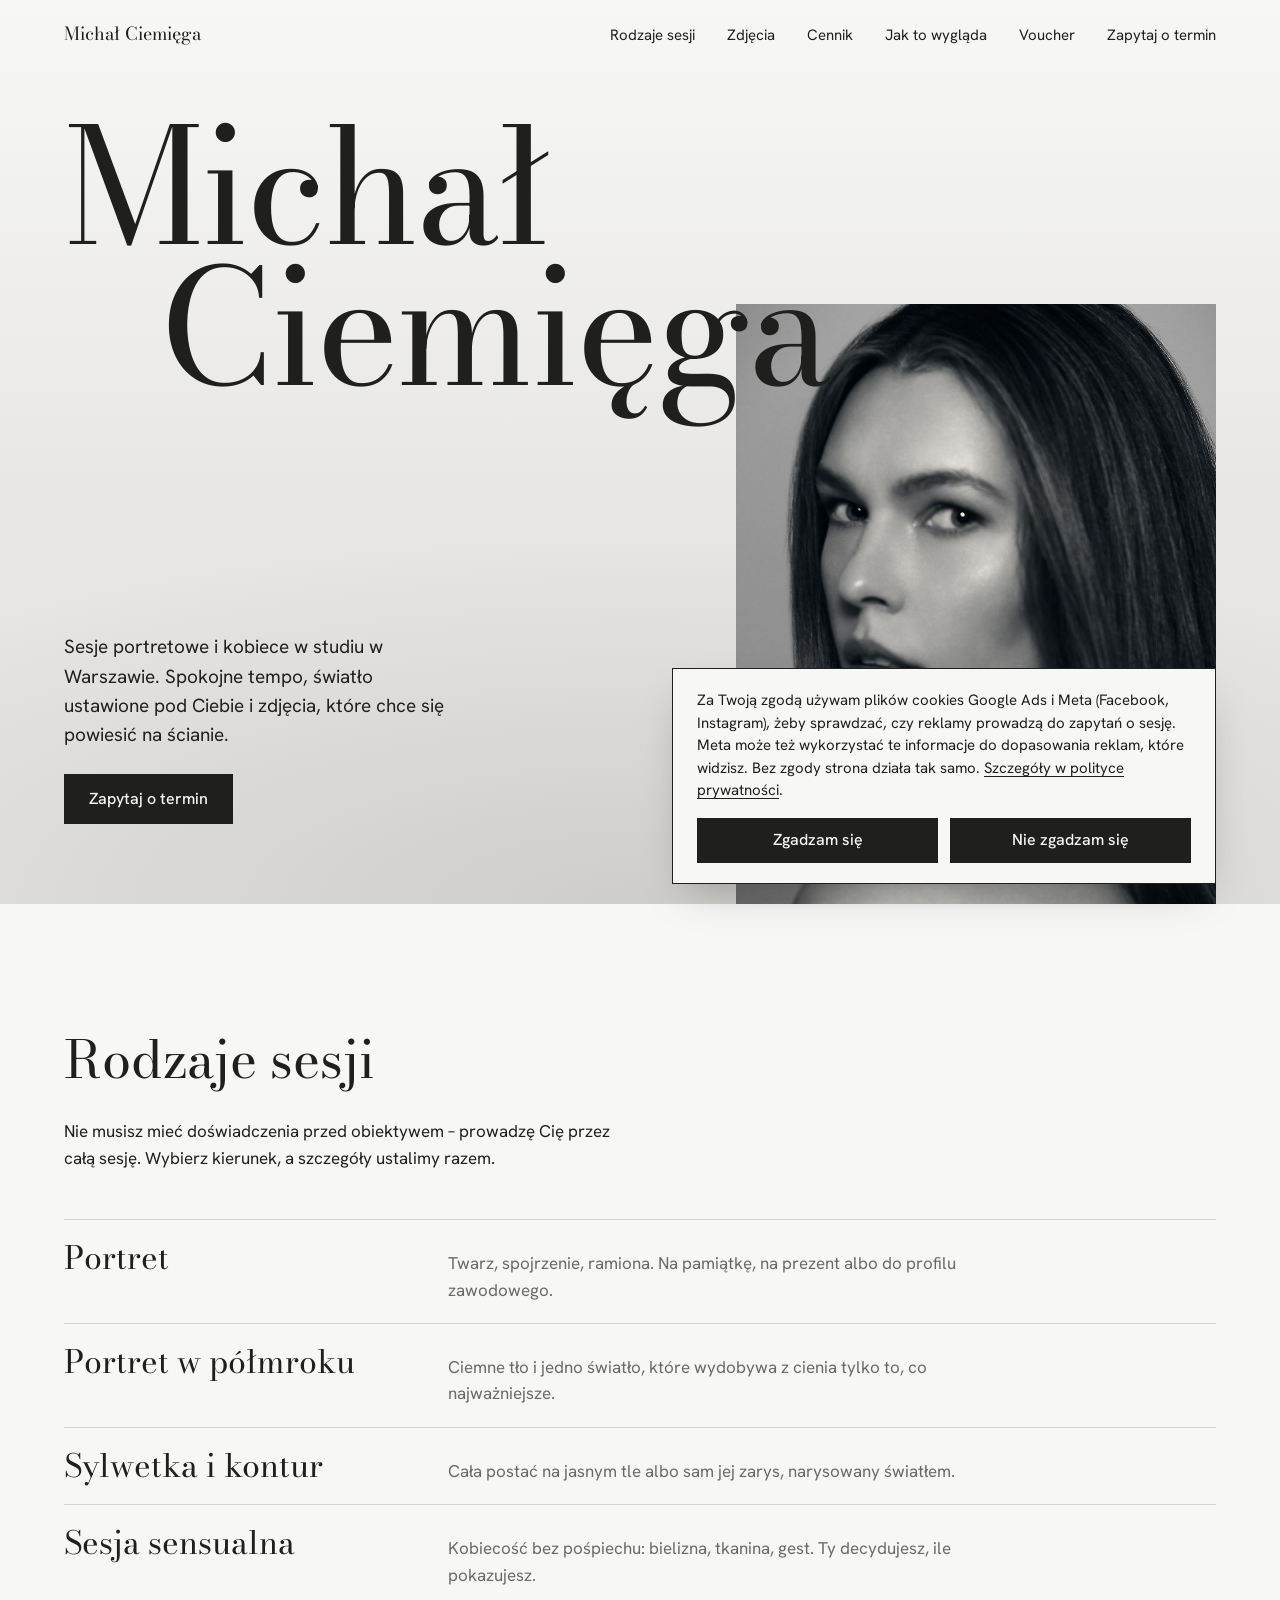
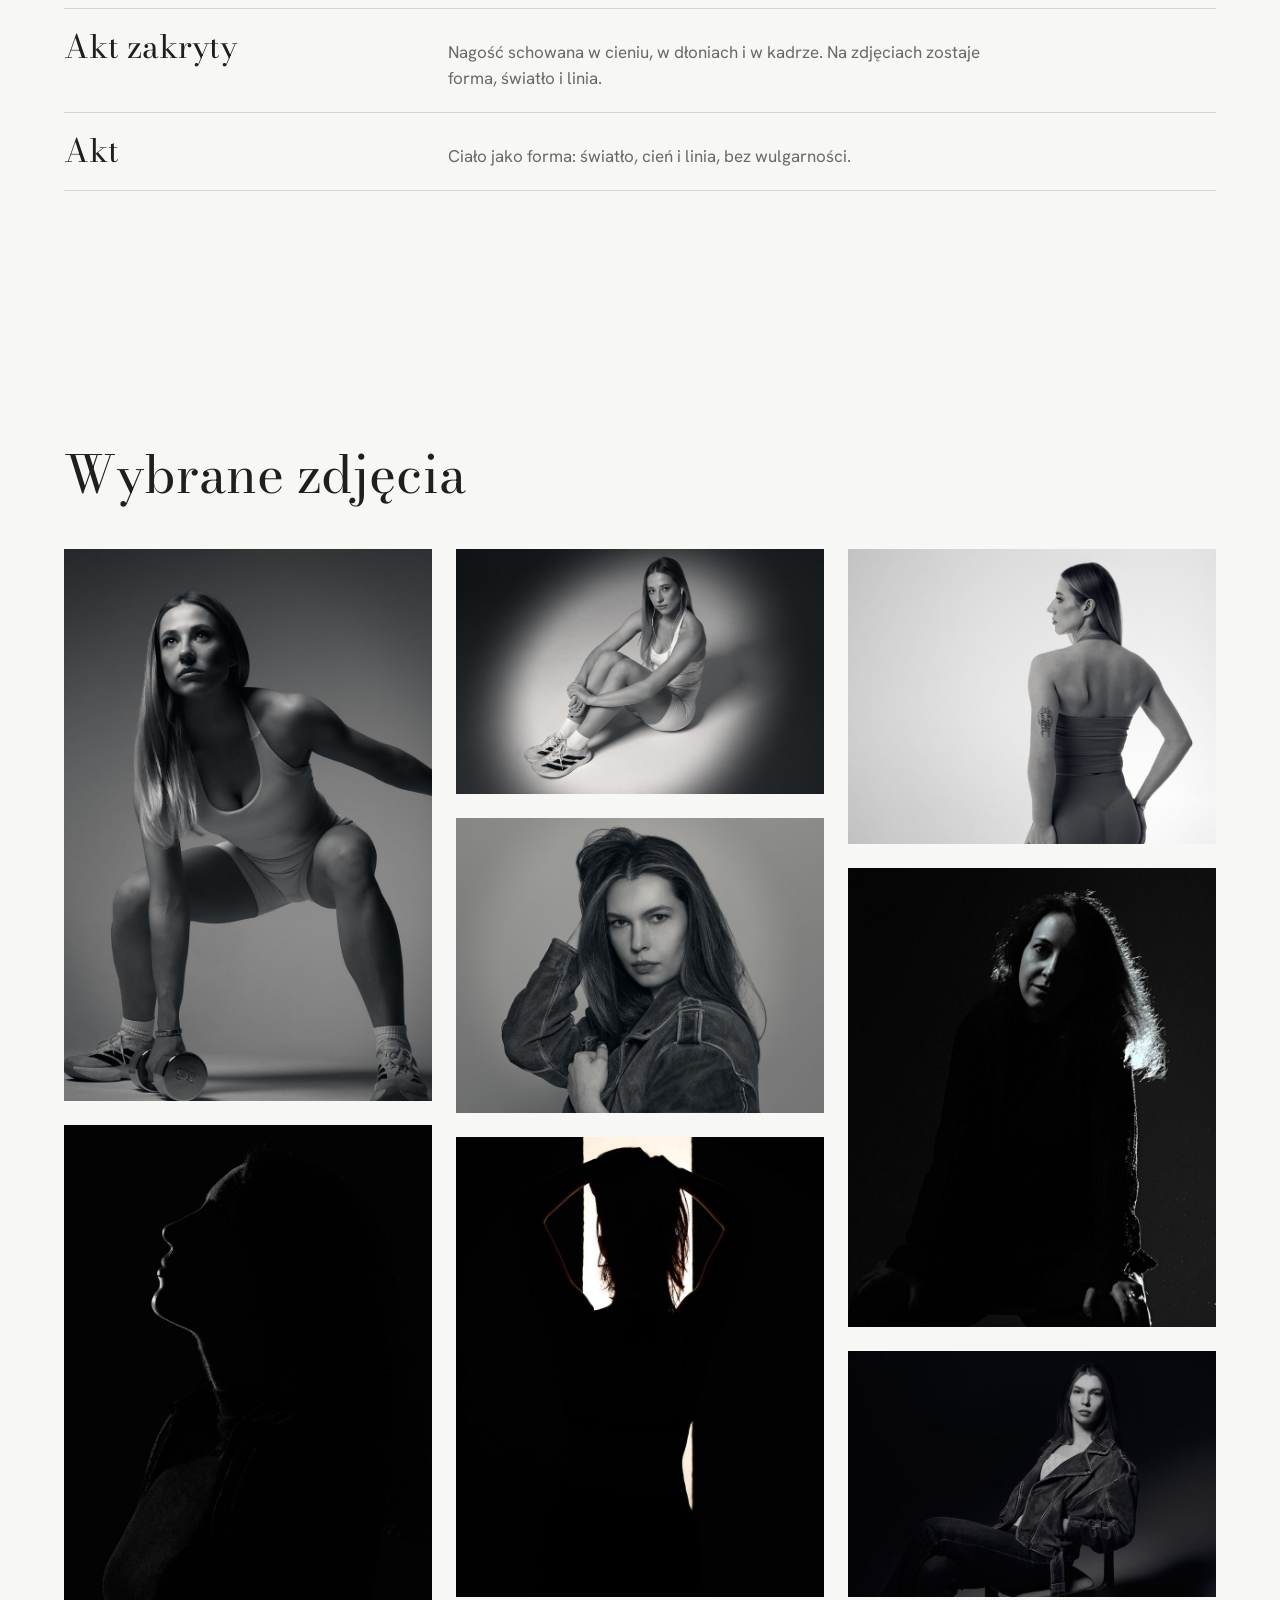
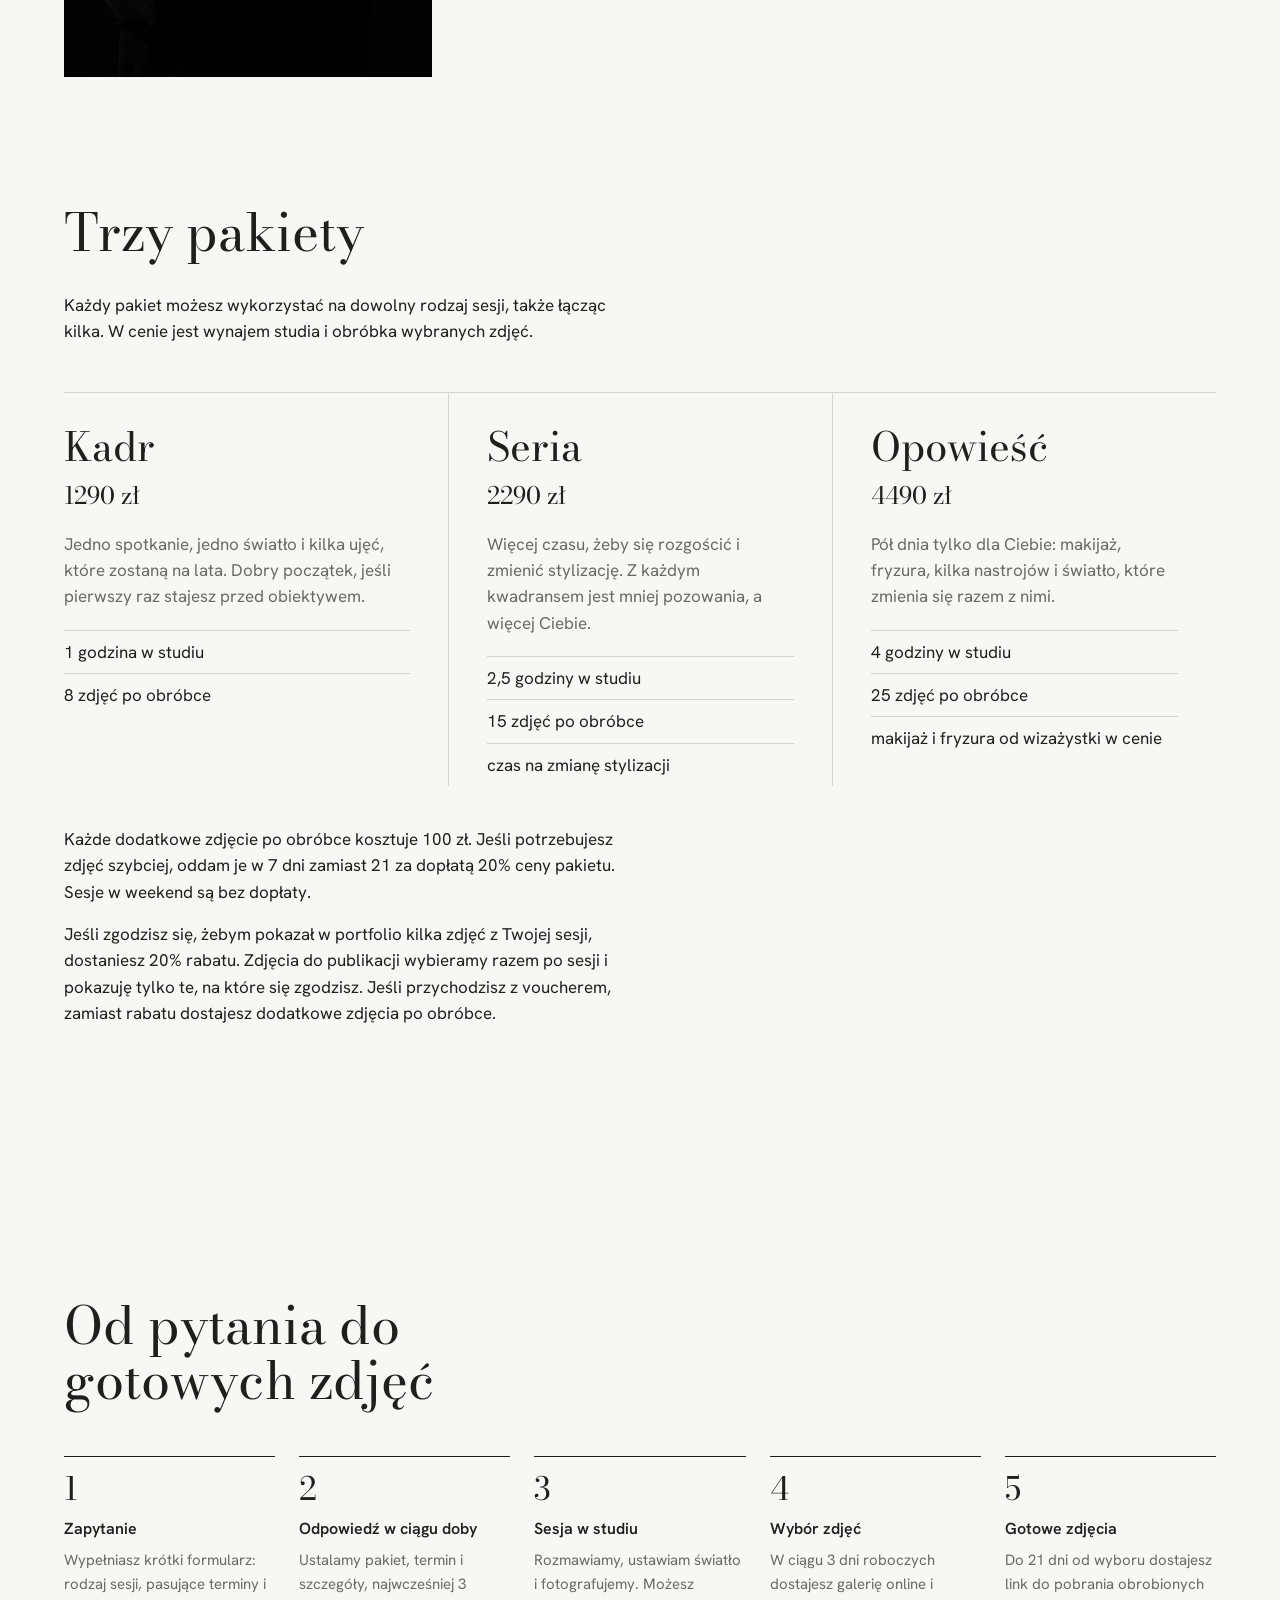
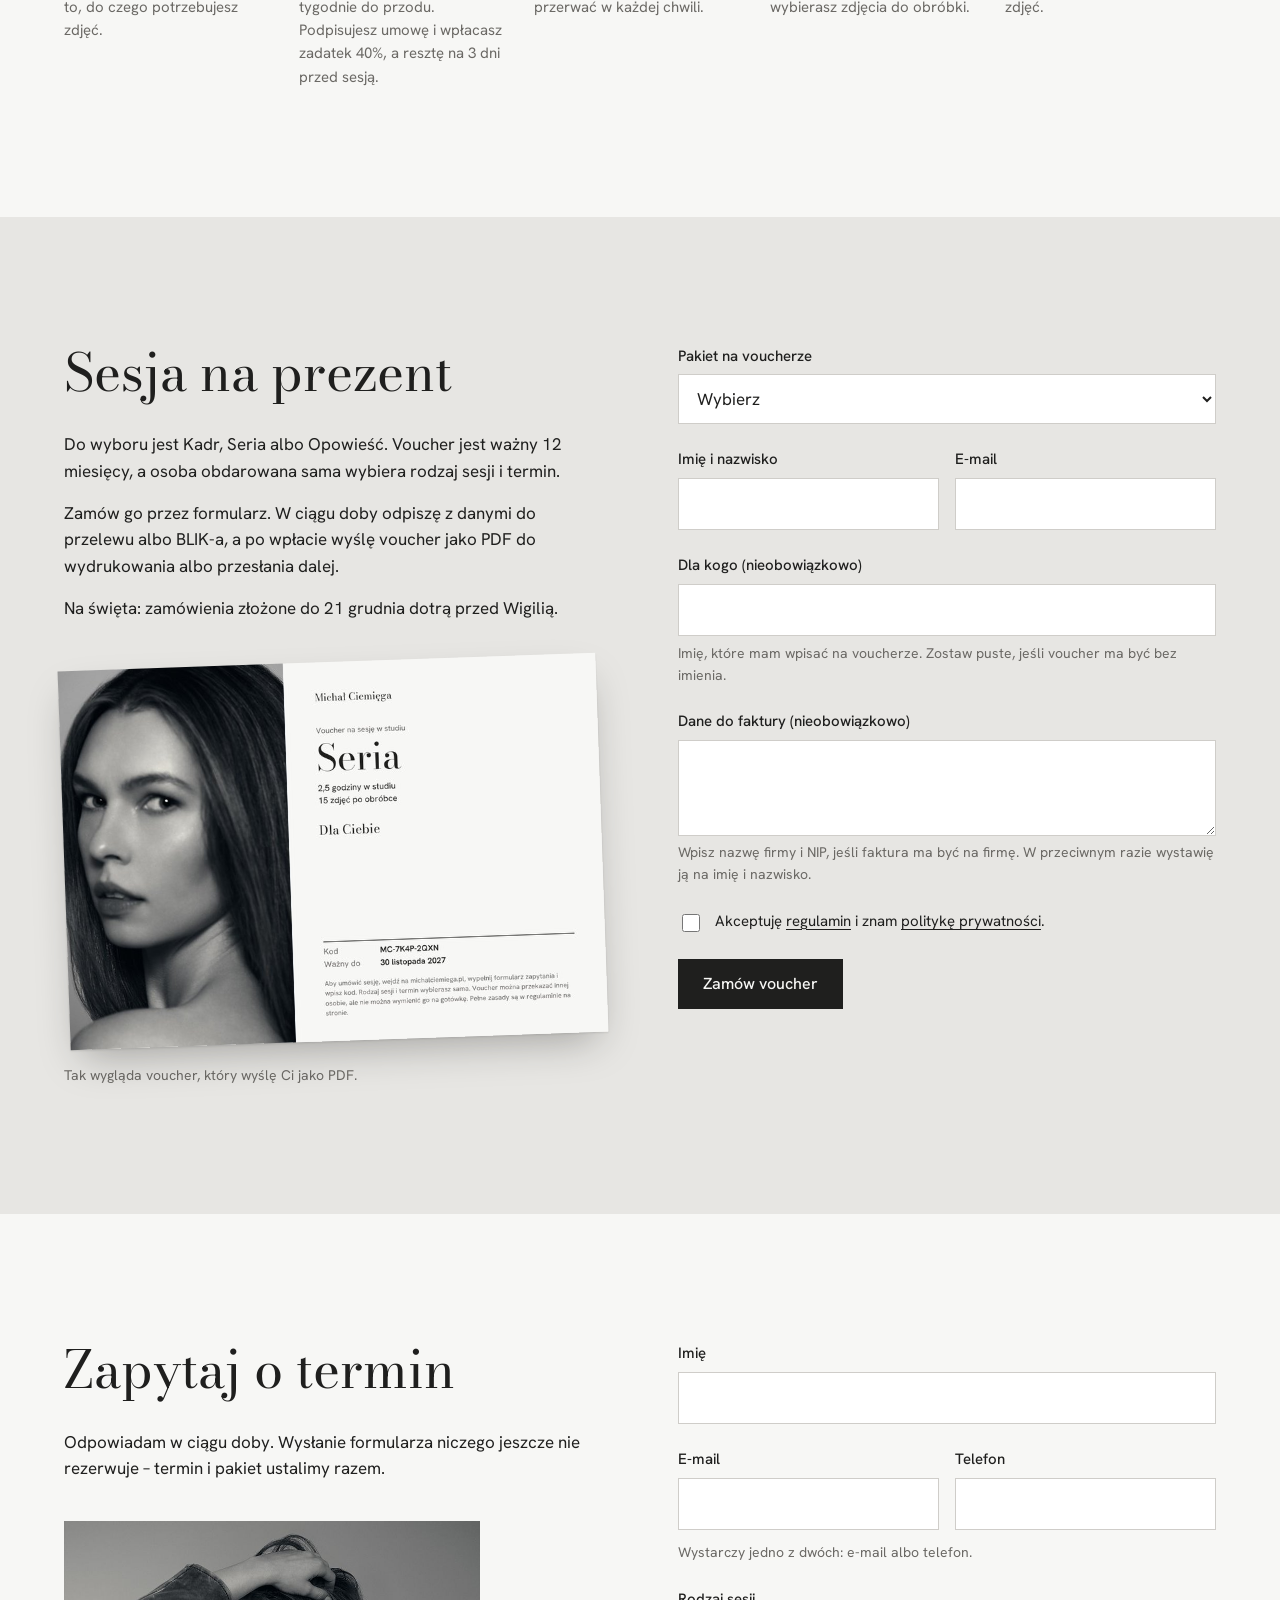
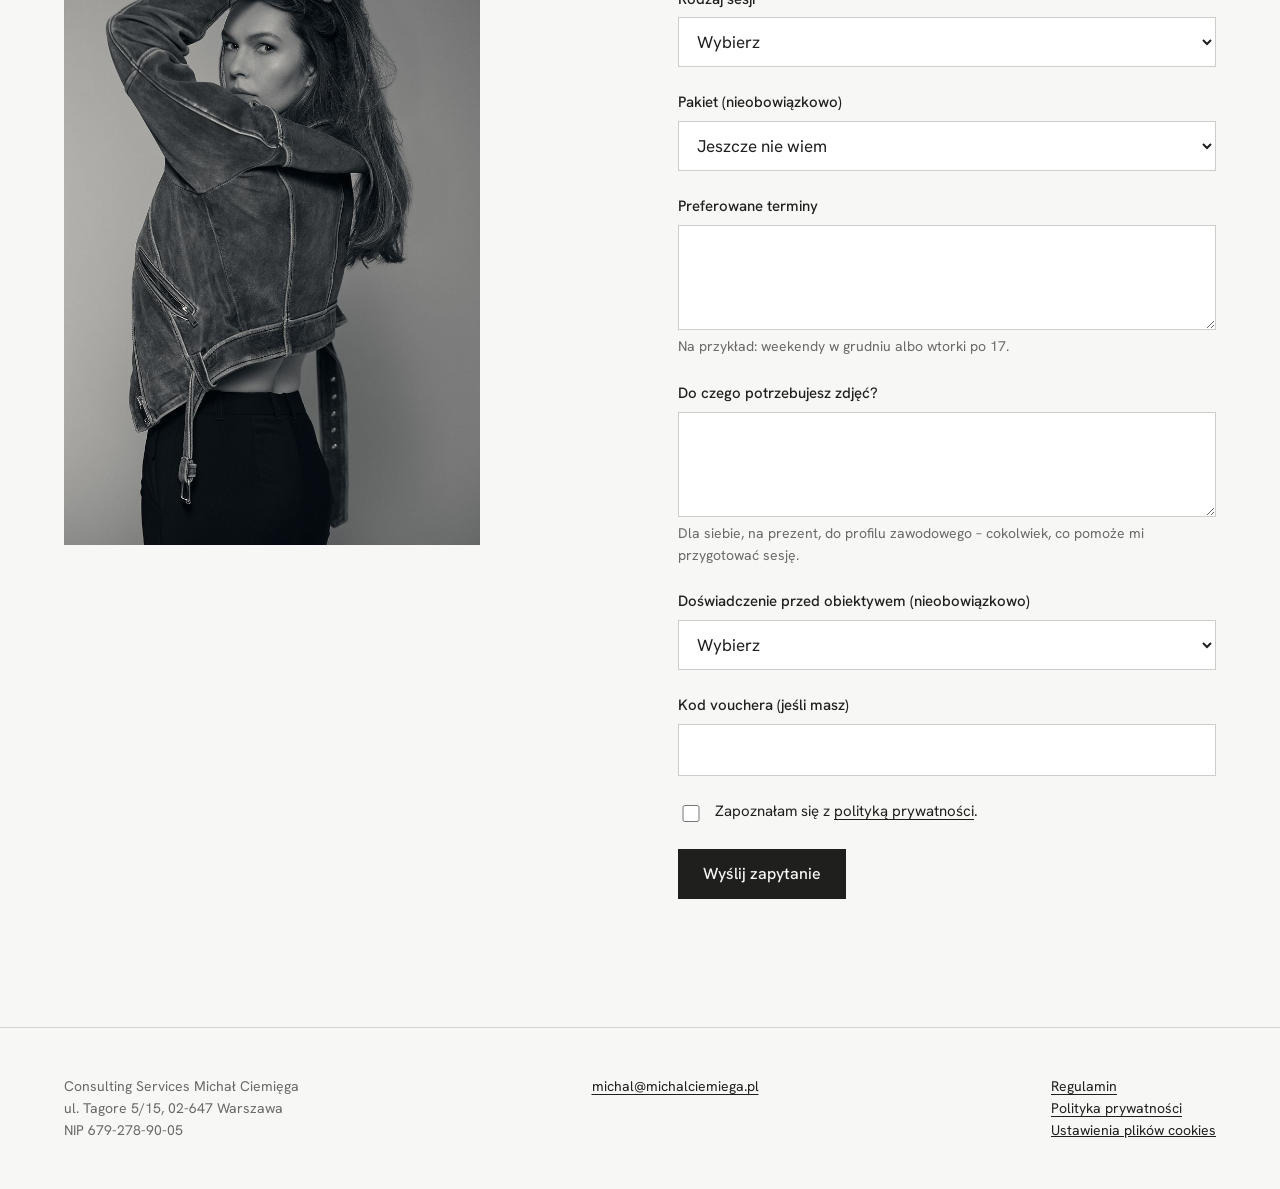
<file: index.html>
<!doctype html>
<html lang="pl">
<head>
  <meta charset="utf-8">
  <meta name="viewport" content="width=device-width, initial-scale=1">
  <title>Michał Ciemięga – sesje portretowe i sylwetkowe w studiu, Warszawa</title>
  <meta name="description" content="Sesje portretowe i kobiece w studiu w Warszawie. Zapytaj o termin albo kup voucher na sesję.">
  <link rel="preload" href="/assets/fonts/bodoni-moda-latin-400-normal.woff2" as="font" type="font/woff2" crossorigin>
  <!-- glowa -->
  <link rel="icon" href="/favicon.ico" sizes="48x48">
  <link rel="icon" href="/favicon.svg" type="image/svg+xml">
  <link rel="apple-touch-icon" href="/apple-touch-icon.png">
  <link rel="canonical" href="https://michalciemiega.pl/">
  <meta property="og:type" content="website">
  <meta property="og:locale" content="pl_PL">
  <meta property="og:site_name" content="Michał Ciemięga">
  <meta property="og:title" content="Michał Ciemięga – sesje portretowe i sylwetkowe w studiu, Warszawa">
  <meta property="og:description" content="Sesje portretowe i kobiece w studiu w Warszawie. Zapytaj o termin albo kup voucher na sesję.">
  <meta property="og:url" content="https://michalciemiega.pl/">
  <meta property="og:image" content="https://michalciemiega.pl/assets/udostepnianie.jpg">
  <meta property="og:image:width" content="1200">
  <meta property="og:image:height" content="630">
  <meta name="twitter:card" content="summary_large_image">
  <script src="/assets/zgoda.js?v=53f1734f" defer></script>
  <!-- /glowa -->
  <link rel="stylesheet" href="/assets/style.css?v=f11f4283">
</head>
<body>
  <a class="skip" href="#tresc">Przejdź do treści</a>

  <header class="belka">
    <a class="belka__znak" href="/">Michał Ciemięga</a>
    <nav aria-label="Główna">
      <a href="#oferta">Rodzaje sesji</a>
      <a href="#zdjecia">Zdjęcia</a>
      <a href="#cennik">Cennik</a>
      <a href="#przebieg">Jak to wygląda</a>
      <a href="#voucher">Voucher</a>
      <a href="#zapytanie">Zapytaj o termin</a>
    </nav>
  </header>

  <main id="tresc">
    <section class="cyklo" aria-labelledby="nazwisko">
      <h1 class="cyklo__nazwisko" id="nazwisko"><span>Michał</span><span>Ciemięga</span></h1>
      <figure class="cyklo__kadr">
        <img src="/assets/zdjecia/glowne-800.jpg" srcset="/assets/zdjecia/glowne-800.jpg 800w, /assets/zdjecia/glowne-1600.jpg 1600w" sizes="(max-width: 40rem) 100vw, 30rem" width="800" height="1000" alt="Czarno-biały portret kobiety, która patrzy przez odkryte ramię" fetchpriority="high">
      </figure>
      <div class="cyklo__opis">
        <p>Sesje portretowe i kobiece w studiu w Warszawie. Spokojne tempo, światło ustawione pod Ciebie i zdjęcia, które chce się powiesić na ścianie.</p>
        <a class="przycisk" href="#zapytanie">Zapytaj o termin</a>
      </div>
    </section>

    <section id="oferta" aria-labelledby="oferta-tytul">
      <h2 class="naglowek" id="oferta-tytul">Rodzaje sesji</h2>
      <div class="tekst">
        <p>Nie musisz mieć doświadczenia przed obiektywem – prowadzę Cię przez całą sesję. Wybierz kierunek, a szczegóły ustalimy razem.</p>
      </div>
      <ul class="rodzaje">
        <li>
          <a href="/sesje/portret/">
            <h3>Portret</h3>
            <p>Twarz, spojrzenie, ramiona. Na pamiątkę, na prezent albo do profilu zawodowego.</p>
          </a>
        </li>
        <li>
          <a href="/sesje/portret-w-polmroku/">
            <h3>Portret w półmroku</h3>
            <p>Ciemne tło i jedno światło, które wydobywa z cienia tylko to, co najważniejsze.</p>
          </a>
        </li>
        <li>
          <a href="/sesje/sylwetka/">
            <h3>Sylwetka i kontur</h3>
            <p>Cała postać na jasnym tle albo sam jej zarys, narysowany światłem.</p>
          </a>
        </li>
        <li>
          <a href="/sesje/sensualna/">
            <h3>Sesja sensualna</h3>
            <p>Kobiecość bez pośpiechu: bielizna, tkanina, gest. Ty decydujesz, ile pokazujesz.</p>
          </a>
        </li>
        <li>
          <a href="/sesje/akt-zakryty/">
            <h3>Akt zakryty</h3>
            <p>Nagość schowana w cieniu, w dłoniach i w kadrze. Na zdjęciach zostaje forma, światło i linia.</p>
          </a>
        </li>
        <li>
          <a href="/sesje/akt/">
            <h3>Akt</h3>
            <p>Ciało jako forma: światło, cień i linia, bez wulgarności.</p>
          </a>
        </li>
      </ul>
    </section>

    <section id="zdjecia" aria-labelledby="zdjecia-tytul">
      <h2 class="naglowek" id="zdjecia-tytul">Wybrane zdjęcia</h2>
      <ul class="galeria">
        <li><img src="/assets/zdjecia/p-zuza-kucniecie-800.jpg" srcset="/assets/zdjecia/p-zuza-kucniecie-800.jpg 800w, /assets/zdjecia/p-zuza-kucniecie-1600.jpg 1365w" sizes="(max-width: 40rem) 50vw, (max-width: 60rem) 50vw, 33vw" width="800" height="1200" alt="Kobieta w sportowym stroju w niskim przysiadzie, czarno-białe zdjęcie w studiu" loading="lazy" decoding="async"></li>
        <li><img src="/assets/zdjecia/p-ciemny-profil-800.jpg" srcset="/assets/zdjecia/p-ciemny-profil-800.jpg 800w, /assets/zdjecia/p-ciemny-profil-1600.jpg 1080w" sizes="(max-width: 40rem) 50vw, (max-width: 60rem) 50vw, 33vw" width="800" height="1200" alt="Profil kobiety wydobyty z ciemności wąskim pasem światła" loading="lazy" decoding="async"></li>
        <li><img src="/assets/zdjecia/p-wiktoria-800.jpg" srcset="/assets/zdjecia/p-wiktoria-800.jpg 800w, /assets/zdjecia/p-wiktoria-1600.jpg 1600w" sizes="(max-width: 40rem) 50vw, (max-width: 60rem) 50vw, 33vw" width="800" height="533" alt="Kobieta siedząca na podłodze w jasnym kręgu światła" loading="lazy" decoding="async"></li>
        <li><img src="/assets/zdjecia/p-natalia-kurtka-800.jpg" srcset="/assets/zdjecia/p-natalia-kurtka-800.jpg 800w, /assets/zdjecia/p-natalia-kurtka-1600.jpg 1600w" sizes="(max-width: 40rem) 50vw, (max-width: 60rem) 50vw, 33vw" width="800" height="640" alt="Kobieta w skórzanej kurtce z dłonią przy twarzy, czarno-biały portret" loading="lazy" decoding="async"></li>
        <li><img src="/assets/zdjecia/p-natalia-szczelina-800.jpg" srcset="/assets/zdjecia/p-natalia-szczelina-800.jpg 800w, /assets/zdjecia/p-natalia-szczelina-1600.jpg 1080w" sizes="(max-width: 40rem) 50vw, (max-width: 60rem) 50vw, 33vw" width="800" height="1000" alt="Ciemna sylwetka kobiety w wąskiej szczelinie jasnego światła" loading="lazy" decoding="async"></li>
        <li><img src="/assets/zdjecia/p-zuza-plecy-800.jpg" srcset="/assets/zdjecia/p-zuza-plecy-800.jpg 800w, /assets/zdjecia/p-zuza-plecy-1600.jpg 1600w" sizes="(max-width: 40rem) 50vw, (max-width: 60rem) 50vw, 33vw" width="800" height="640" alt="Kobieta odwrócona plecami, z profilem twarzy, na jasnym tle" loading="lazy" decoding="async"></li>
        <li><img src="/assets/zdjecia/p-kamila-800.jpg" srcset="/assets/zdjecia/p-kamila-800.jpg 800w, /assets/zdjecia/p-kamila-1600.jpg 1600w" sizes="(max-width: 40rem) 50vw, (max-width: 60rem) 50vw, 33vw" width="800" height="1000" alt="Kobieta w półmroku z włosami podświetlonymi od tyłu" loading="lazy" decoding="async"></li>
        <li><img src="/assets/zdjecia/p-portret-kurtka-800.jpg" srcset="/assets/zdjecia/p-portret-kurtka-800.jpg 800w, /assets/zdjecia/p-portret-kurtka-1600.jpg 1080w" sizes="(max-width: 40rem) 50vw, (max-width: 60rem) 50vw, 33vw" width="800" height="533" alt="Kobieta w kurtce siedząca na krześle na ciemnym tle" loading="lazy" decoding="async"></li>
      </ul>
    </section>

    <section id="cennik" aria-labelledby="cennik-tytul">
      <h2 class="naglowek" id="cennik-tytul">Trzy pakiety</h2>
      <div class="tekst">
        <p>Każdy pakiet możesz wykorzystać na dowolny rodzaj sesji, także łącząc kilka. W cenie jest wynajem studia i obróbka wybranych zdjęć.</p>
      </div>
      <div class="pakiety">
        <article>
          <h3>Kadr</h3>
          <p class="pakiety__cena">1290 zł</p>
          <p class="pakiety__opis">Jedno spotkanie, jedno światło i kilka ujęć, które zostaną na lata. Dobry początek, jeśli pierwszy raz stajesz przed obiektywem.</p>
          <ul>
            <li>1 godzina w studiu</li>
            <li>8 zdjęć po obróbce</li>
          </ul>
        </article>
        <article>
          <h3>Seria</h3>
          <p class="pakiety__cena">2290 zł</p>
          <p class="pakiety__opis">Więcej czasu, żeby się rozgościć i zmienić stylizację. Z każdym kwadransem jest mniej pozowania, a więcej Ciebie.</p>
          <ul>
            <li>2,5 godziny w studiu</li>
            <li>15 zdjęć po obróbce</li>
            <li>czas na zmianę stylizacji</li>
          </ul>
        </article>
        <article>
          <h3>Opowieść</h3>
          <p class="pakiety__cena">4490 zł</p>
          <p class="pakiety__opis">Pół dnia tylko dla Ciebie: makijaż, fryzura, kilka nastrojów i światło, które zmienia się razem z nimi.</p>
          <ul>
            <li>4 godziny w studiu</li>
            <li>25 zdjęć po obróbce</li>
            <li>makijaż i fryzura od wizażystki w cenie</li>
          </ul>
        </article>
      </div>
      <div class="tekst dodatki">
        <p>Każde dodatkowe zdjęcie po obróbce kosztuje 100 zł. Jeśli potrzebujesz zdjęć szybciej, oddam je w 7 dni zamiast 21 za dopłatą 20% ceny pakietu. Sesje w weekend są bez dopłaty.</p>
        <p>Jeśli zgodzisz się, żebym pokazał w portfolio kilka zdjęć z Twojej sesji, dostaniesz 20% rabatu. Zdjęcia do publikacji wybieramy razem po sesji i pokazuję tylko te, na które się zgodzisz. Jeśli przychodzisz z voucherem, zamiast rabatu dostajesz dodatkowe zdjęcia po obróbce.</p>
      </div>
    </section>

    <section id="przebieg" aria-labelledby="przebieg-tytul">
      <h2 class="naglowek" id="przebieg-tytul">Od pytania do gotowych zdjęć</h2>
      <ol class="przebieg">
        <li>
          <h3>Zapytanie</h3>
          <p>Wypełniasz krótki formularz: rodzaj sesji, pasujące terminy i to, do czego potrzebujesz zdjęć.</p>
        </li>
        <li>
          <h3>Odpowiedź w ciągu doby</h3>
          <p>Ustalamy pakiet, termin i szczegóły, najwcześniej 3 tygodnie do przodu. Podpisujesz umowę i wpłacasz zadatek 40%, a resztę na 3 dni przed sesją.</p>
        </li>
        <li>
          <h3>Sesja w studiu</h3>
          <p>Rozmawiamy, ustawiam światło i fotografujemy. Możesz przerwać w każdej chwili.</p>
        </li>
        <li>
          <h3>Wybór zdjęć</h3>
          <p>W ciągu 3 dni roboczych dostajesz galerię online i wybierasz zdjęcia do obróbki.</p>
        </li>
        <li>
          <h3>Gotowe zdjęcia</h3>
          <p>Do 21 dni od wyboru dostajesz link do pobrania obrobionych zdjęć.</p>
        </li>
      </ol>
    </section>

    <section id="voucher" class="voucher" aria-labelledby="voucher-tytul">
      <div class="dwie-kolumny">
      <div class="dwie-kolumny__opis">
        <div class="tekst">
          <h2 class="naglowek" id="voucher-tytul">Sesja na prezent</h2>
          <p>Do wyboru jest Kadr, Seria albo Opowieść. Voucher jest ważny 12 miesięcy, a osoba obdarowana sama wybiera rodzaj sesji i termin.</p>
          <p>Zamów go przez formularz. W ciągu doby odpiszę z danymi do przelewu albo BLIK-a, a po wpłacie wyślę voucher jako PDF do wydrukowania albo przesłania dalej.</p>
          <p>Na święta: zamówienia złożone do 21 grudnia dotrą przed Wigilią.</p>
        </div>
        <figure class="voucher__karta">
          <img src="/assets/zdjecia/voucher-wzor-800.jpg" srcset="/assets/zdjecia/voucher-wzor-800.jpg 800w, /assets/zdjecia/voucher-wzor-1600.jpg 1600w" sizes="(max-width: 60rem) 100vw, 45vw" width="800" height="564" loading="lazy" decoding="async" alt="Przykładowy voucher na pakiet Seria: czarno-biały portret po lewej, po prawej nazwa pakietu, imię obdarowanej osoby, kod i data ważności">
          <figcaption>Tak wygląda voucher, który wyślę Ci jako PDF.</figcaption>
        </figure>
      </div>

      <form class="formularz" id="formularz-voucher" action="/api/voucher" method="post" novalidate data-konwersja="voucher" data-sukces="Zamówienie wysłane. W ciągu doby odpiszę z danymi do płatności.">
        <div class="pole">
          <label for="v-pakiet">Pakiet na voucherze</label>
          <select id="v-pakiet" name="pakiet" required>
            <option value="">Wybierz</option>
            <option>Kadr – 1290 zł</option>
            <option>Seria – 2290 zł</option>
            <option>Opowieść – 4490 zł</option>
          </select>
        </div>
        <div class="para">
          <div class="pole">
            <label for="v-imie">Imię i nazwisko</label>
            <input type="text" id="v-imie" name="imie" autocomplete="name" required>
          </div>
          <div class="pole">
            <label for="v-email">E-mail</label>
            <input type="email" id="v-email" name="email" autocomplete="email" required>
          </div>
        </div>
        <div class="pole">
          <label for="v-dla">Dla kogo (nieobowiązkowo)</label>
          <input type="text" id="v-dla" name="dla" autocomplete="off">
          <small>Imię, które mam wpisać na voucherze. Zostaw puste, jeśli voucher ma być bez imienia.</small>
        </div>
        <div class="pole">
          <label for="v-faktura">Dane do faktury (nieobowiązkowo)</label>
          <textarea id="v-faktura" name="faktura" rows="2"></textarea>
          <small>Wpisz nazwę firmy i NIP, jeśli faktura ma być na firmę. W przeciwnym razie wystawię ją na imię i nazwisko.</small>
        </div>
        <div class="ukryte" aria-hidden="true">
          <label for="v-strona">Nie wypełniaj tego pola</label>
          <input type="text" id="v-strona" name="strona" tabindex="-1" autocomplete="off">
        </div>
        <label class="zgoda">
          <input type="checkbox" name="regulamin" value="tak" required>
          <span>Akceptuję <a href="/regulamin/">regulamin</a> i znam <a href="/polityka-prywatnosci/">politykę prywatności</a>.</span>
        </label>
        <div>
          <button class="przycisk" type="submit">Zamów voucher</button>
        </div>
        <p class="komunikat" role="status" hidden></p>
      </form>
      </div>
    </section>

    <section id="zapytanie" aria-labelledby="zapytanie-tytul">
      <div class="dwie-kolumny">
      <div class="dwie-kolumny__opis">
        <h2 class="naglowek" id="zapytanie-tytul">Zapytaj o termin</h2>
        <div class="tekst">
          <p>Odpowiadam w ciągu doby. Wysłanie formularza niczego jeszcze nie rezerwuje – termin i pakiet ustalimy razem.</p>
        </div>
        <figure class="dwie-kolumny__kadr">
          <img src="/assets/zdjecia/zapytanie-800.jpg" srcset="/assets/zdjecia/zapytanie-800.jpg 800w, /assets/zdjecia/zapytanie-1600.jpg 1365w" sizes="(max-width: 60rem) 100vw, 40vw" width="800" height="1200" alt="Czarno-biały portret kobiety w skórzanej kurtce, z dłonią we włosach" loading="lazy" decoding="async">
        </figure>
      </div>

      <form class="formularz" id="formularz" action="/api/zapytanie" method="post" novalidate data-konwersja="zapytanie" data-sukces="Zapytanie wysłane. Odpowiem w ciągu doby.">
        <div class="pole">
          <label for="imie">Imię</label>
          <input type="text" id="imie" name="imie" autocomplete="given-name" required>
        </div>

        <div class="para">
          <div class="pole">
            <label for="email">E-mail</label>
            <input type="email" id="email" name="email" autocomplete="email">
          </div>
          <div class="pole">
            <label for="telefon">Telefon</label>
            <input type="tel" id="telefon" name="telefon" autocomplete="tel">
          </div>
        </div>
        <p class="cicho" style="margin:-0.75rem 0 0;font-size:.875rem">Wystarczy jedno z dwóch: e-mail albo telefon.</p>

        <div class="pole">
          <label for="rodzaj">Rodzaj sesji</label>
          <select id="rodzaj" name="rodzaj" required>
            <option value="">Wybierz</option>
            <option>Portret</option>
            <option>Portret w półmroku</option>
            <option>Sylwetka i kontur</option>
            <option>Sesja sensualna</option>
            <option>Akt zakryty</option>
            <option>Akt</option>
            <option>Jeszcze nie wiem</option>
          </select>
        </div>

        <div class="pole">
          <label for="pakiet">Pakiet (nieobowiązkowo)</label>
          <select id="pakiet" name="pakiet">
            <option value="">Jeszcze nie wiem</option>
            <option>Kadr – 1 godzina, 8 zdjęć, 1290 zł</option>
            <option>Seria – 2,5 godziny, 15 zdjęć, 2290 zł</option>
            <option>Opowieść – 4 godziny, 25 zdjęć, makijaż, 4490 zł</option>
          </select>
        </div>

        <div class="pole">
          <label for="terminy">Preferowane terminy</label>
          <textarea id="terminy" name="terminy" rows="3" required></textarea>
          <small>Na przykład: weekendy w grudniu albo wtorki po 17.</small>
        </div>

        <div class="pole">
          <label for="cel">Do czego potrzebujesz zdjęć?</label>
          <textarea id="cel" name="cel" rows="3" required></textarea>
          <small>Dla siebie, na prezent, do profilu zawodowego – cokolwiek, co pomoże mi przygotować sesję.</small>
        </div>

        <div class="pole">
          <label for="doswiadczenie">Doświadczenie przed obiektywem (nieobowiązkowo)</label>
          <select id="doswiadczenie" name="doswiadczenie">
            <option value="">Wybierz</option>
            <option>To będzie moja pierwsza sesja</option>
            <option>Miałam już kilka sesji</option>
            <option>Pozuję regularnie</option>
          </select>
        </div>

        <div class="pole">
          <label for="voucher-kod">Kod vouchera (jeśli masz)</label>
          <input type="text" id="voucher-kod" name="voucher" autocomplete="off">
        </div>

        <div class="ukryte" aria-hidden="true">
          <label for="strona">Nie wypełniaj tego pola</label>
          <input type="text" id="strona" name="strona" tabindex="-1" autocomplete="off">
        </div>

        <label class="zgoda">
          <input type="checkbox" name="polityka" value="tak" required>
          <span>Zapoznałam się z <a href="/polityka-prywatnosci/">polityką prywatności</a>.</span>
        </label>

        <div>
          <button class="przycisk" type="submit">Wyślij zapytanie</button>
        </div>
        <p class="komunikat" role="status" hidden></p>
      </form>
      </div>
    </section>
  </main>

  <footer class="stopka">
    <p>Consulting Services Michał Ciemięga<br>ul. Tagore 5/15, 02-647 Warszawa<br>NIP 679-278-90-05</p>
    <p><a href="mailto:michal@michalciemiega.pl">michal@michalciemiega.pl</a></p>
    <p><a href="/regulamin/">Regulamin</a><br><a href="/polityka-prywatnosci/">Polityka prywatności</a></p>
  </footer>

  <script src="/assets/formularz.js?v=c43c78d3" defer></script>
</body>
</html>
</file>
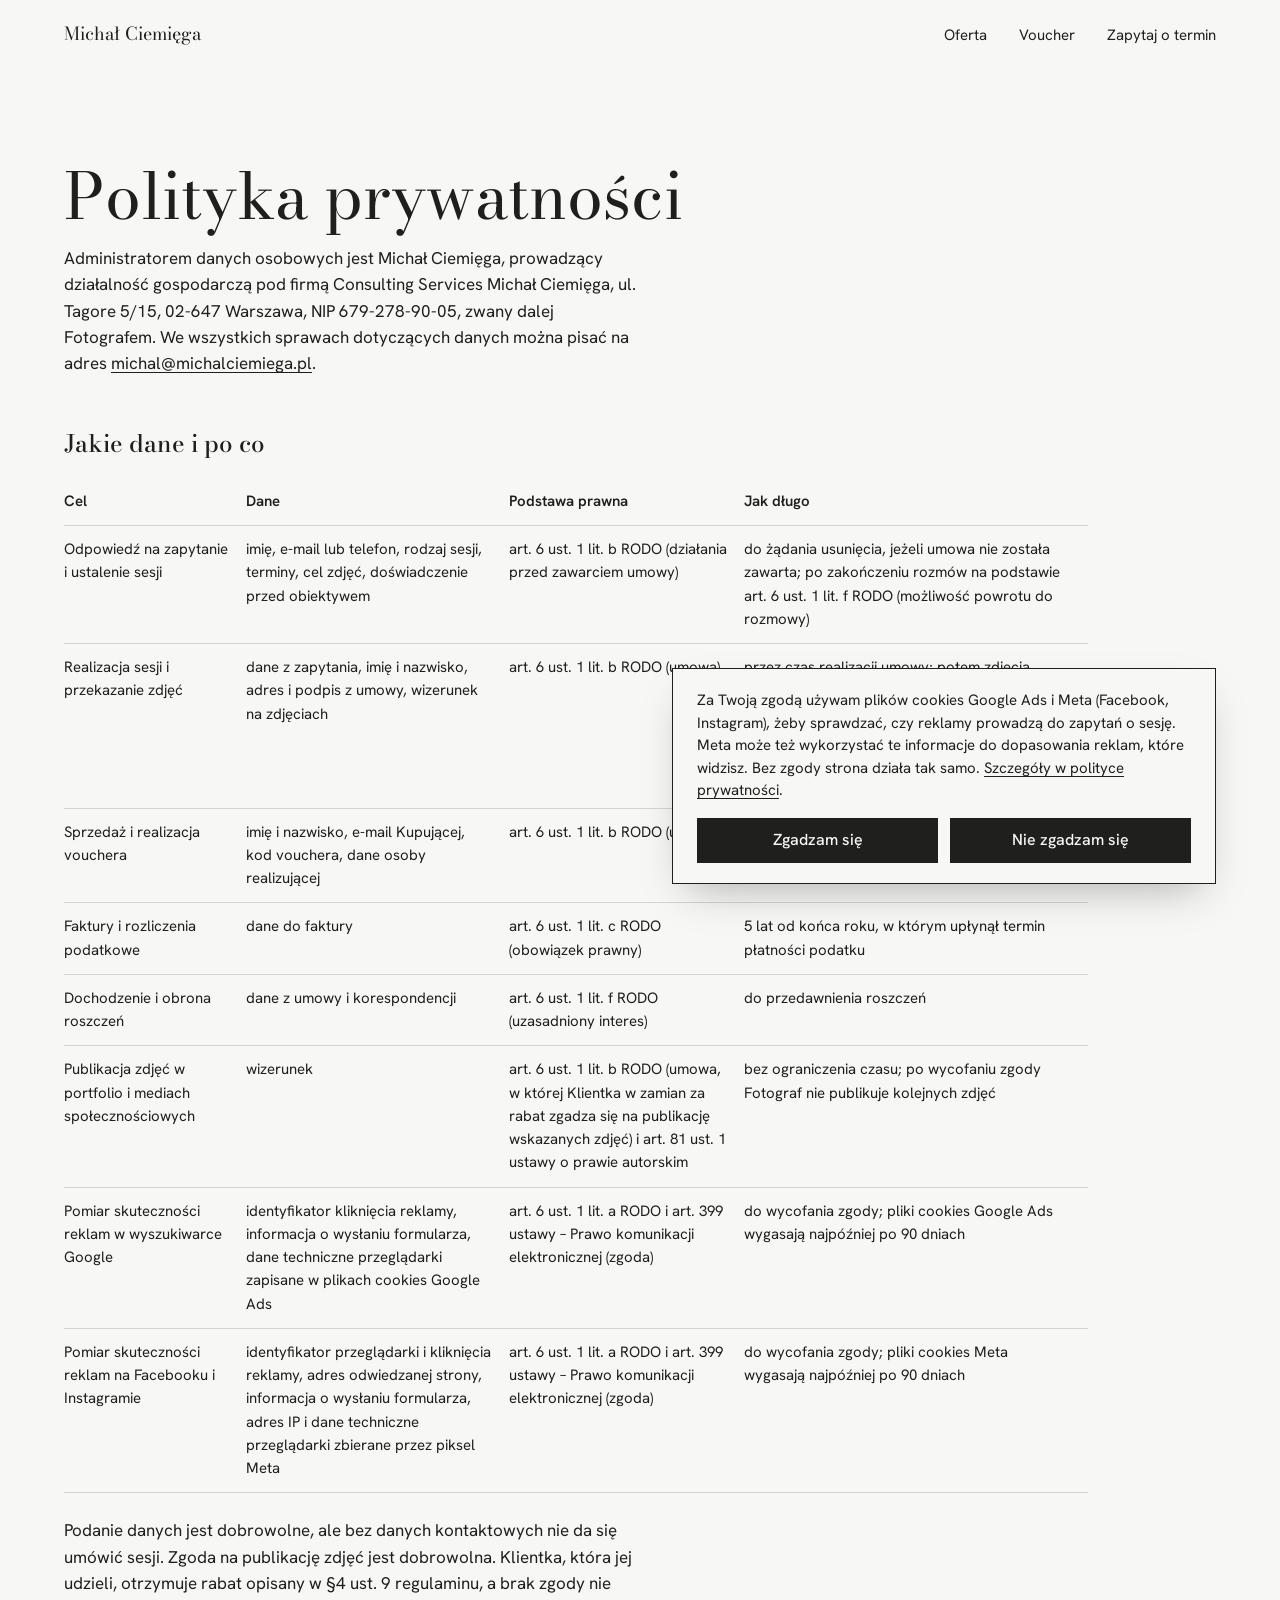
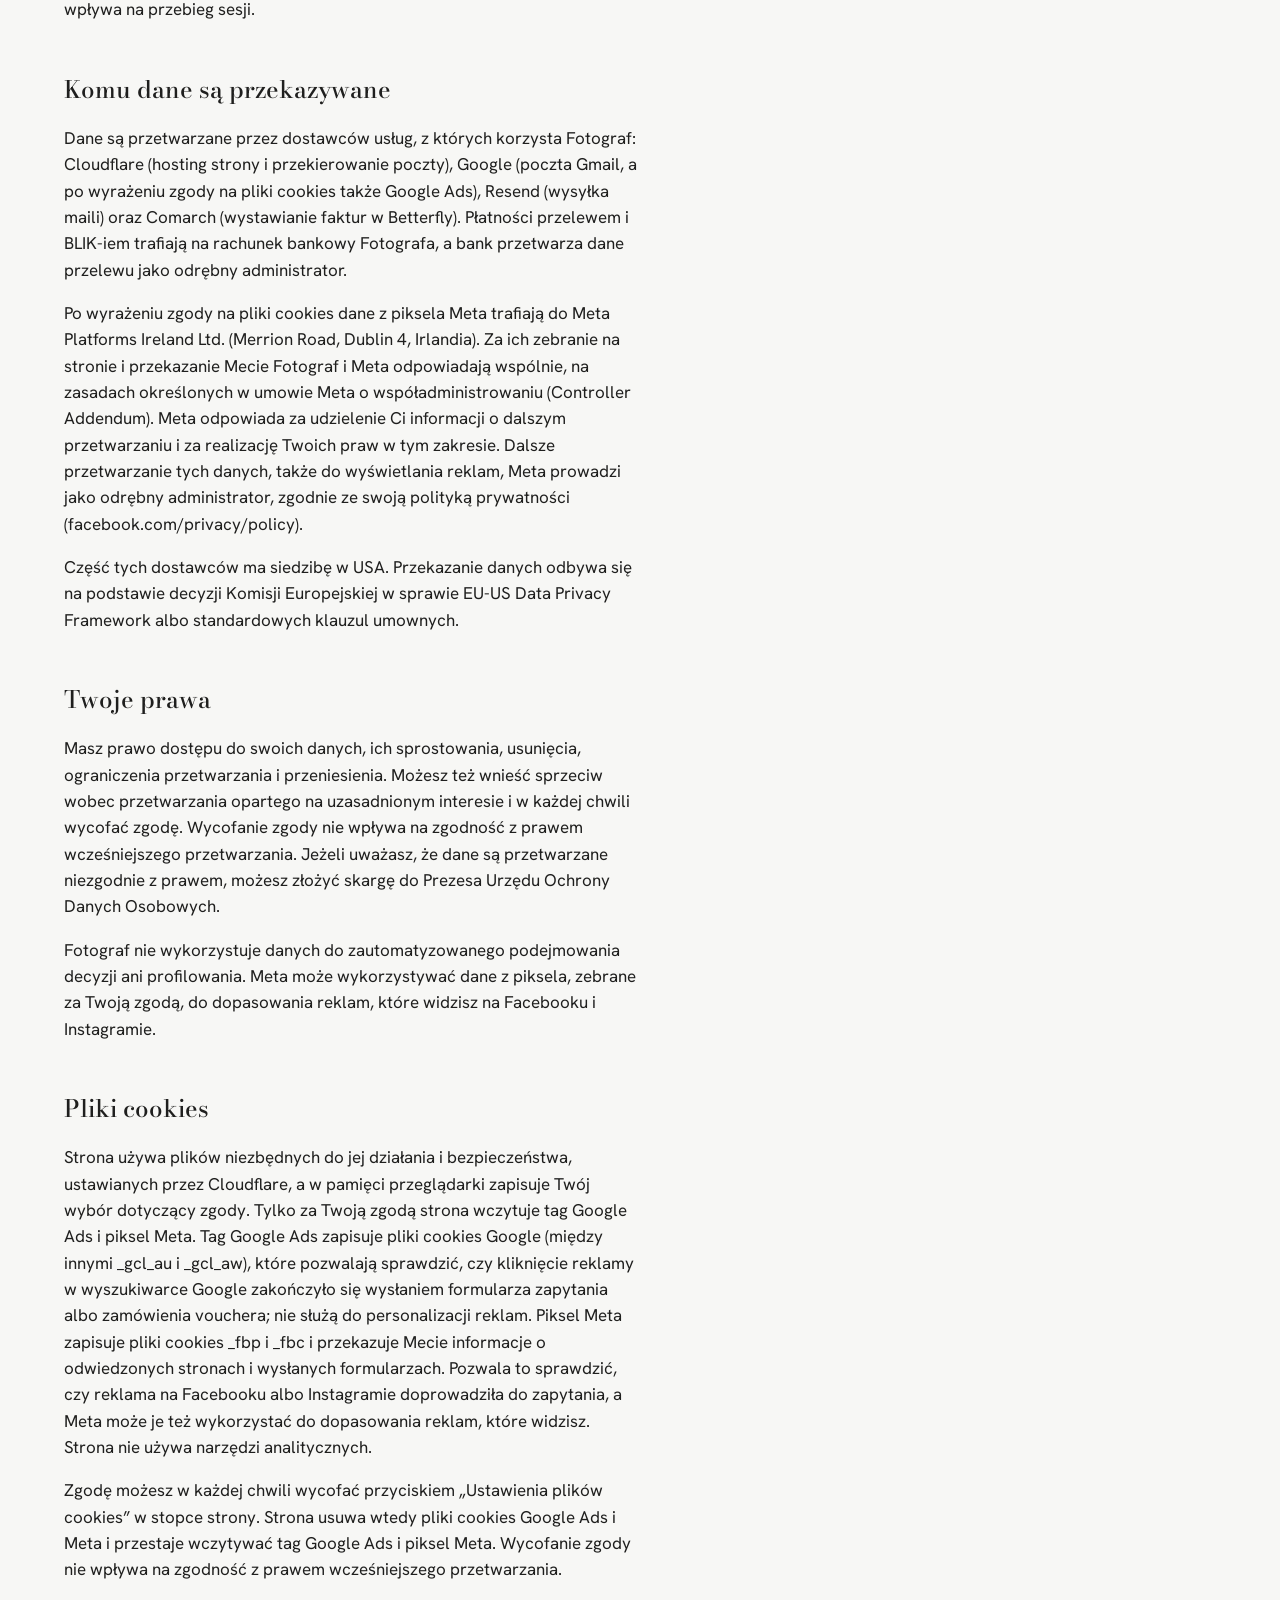
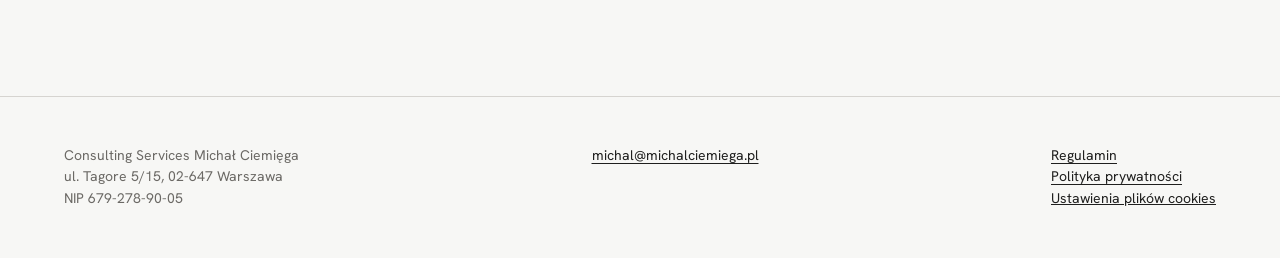
<file: polityka-prywatnosci/index.html>
<!doctype html>
<html lang="pl">
<head>
  <meta charset="utf-8">
  <meta name="viewport" content="width=device-width, initial-scale=1">
  <title>Polityka prywatności – Michał Ciemięga</title>
  <!-- glowa -->
  <link rel="icon" href="/favicon.ico" sizes="48x48">
  <link rel="icon" href="/favicon.svg" type="image/svg+xml">
  <link rel="apple-touch-icon" href="/apple-touch-icon.png">
  <link rel="canonical" href="https://michalciemiega.pl/polityka-prywatnosci/">
  <meta property="og:type" content="website">
  <meta property="og:locale" content="pl_PL">
  <meta property="og:site_name" content="Michał Ciemięga">
  <meta property="og:title" content="Polityka prywatności – Michał Ciemięga">
  <meta property="og:description" content="Sesje portretowe i kobiece w studiu w Warszawie.">
  <meta property="og:url" content="https://michalciemiega.pl/polityka-prywatnosci/">
  <meta property="og:image" content="https://michalciemiega.pl/assets/udostepnianie.jpg">
  <meta property="og:image:width" content="1200">
  <meta property="og:image:height" content="630">
  <meta name="twitter:card" content="summary_large_image">
  <script src="/assets/zgoda.js?v=53f1734f" defer></script>
  <!-- /glowa -->
  <link rel="stylesheet" href="/assets/style.css?v=f11f4283">
</head>
<body>
  <a class="skip" href="#tresc">Przejdź do treści</a>
  <header class="belka">
    <a class="belka__znak" href="/">Michał Ciemięga</a>
    <nav aria-label="Główna">
      <a href="/#oferta">Oferta</a>
      <a href="/#voucher">Voucher</a>
      <a href="/#zapytanie">Zapytaj o termin</a>
    </nav>
  </header>

  <main id="tresc" class="dokument">
    <h1>Polityka prywatności</h1>
    <p>Administratorem danych osobowych jest Michał Ciemięga, prowadzący działalność gospodarczą pod firmą Consulting Services Michał Ciemięga, ul. Tagore 5/15, 02-647 Warszawa, NIP 679-278-90-05, zwany dalej Fotografem. We wszystkich sprawach dotyczących danych można pisać na adres <a href="mailto:michal@michalciemiega.pl">michal@michalciemiega.pl</a>.</p>

    <h2>Jakie dane i po co</h2>
    <div class="tabela">
      <table>
        <thead>
          <tr><th>Cel</th><th>Dane</th><th>Podstawa prawna</th><th>Jak długo</th></tr>
        </thead>
        <tbody>
          <tr>
            <td>Odpowiedź na zapytanie i ustalenie sesji</td>
            <td>imię, e-mail lub telefon, rodzaj sesji, terminy, cel zdjęć, doświadczenie przed obiektywem</td>
            <td>art. 6 ust. 1 lit. b RODO (działania przed zawarciem umowy)</td>
            <td>do żądania usunięcia, jeżeli umowa nie została zawarta; po zakończeniu rozmów na podstawie art. 6 ust. 1 lit. f RODO (możliwość powrotu do rozmowy)</td>
          </tr>
          <tr>
            <td>Realizacja sesji i przekazanie zdjęć</td>
            <td>dane z zapytania, imię i nazwisko, adres i podpis z umowy, wizerunek na zdjęciach</td>
            <td>art. 6 ust. 1 lit. b RODO (umowa)</td>
            <td>przez czas realizacji umowy; potem zdjęcia pozostają w archiwum autorskim Fotografa bez ograniczenia czasu na podstawie art. 6 ust. 1 lit. f RODO (dokumentowanie własnej twórczości i obrona roszczeń), a niewybrane zdjęcia są usuwane na żądanie</td>
          </tr>
          <tr>
            <td>Sprzedaż i realizacja vouchera</td>
            <td>imię i nazwisko, e-mail Kupującej, kod vouchera, dane osoby realizującej</td>
            <td>art. 6 ust. 1 lit. b RODO (umowa)</td>
            <td>do realizacji lub wygaśnięcia vouchera, a potem jak przy rozliczeniach</td>
          </tr>
          <tr>
            <td>Faktury i rozliczenia podatkowe</td>
            <td>dane do faktury</td>
            <td>art. 6 ust. 1 lit. c RODO (obowiązek prawny)</td>
            <td>5 lat od końca roku, w którym upłynął termin płatności podatku</td>
          </tr>
          <tr>
            <td>Dochodzenie i obrona roszczeń</td>
            <td>dane z umowy i korespondencji</td>
            <td>art. 6 ust. 1 lit. f RODO (uzasadniony interes)</td>
            <td>do przedawnienia roszczeń</td>
          </tr>
          <tr>
            <td>Publikacja zdjęć w portfolio i mediach społecznościowych</td>
            <td>wizerunek</td>
            <td>art. 6 ust. 1 lit. b RODO (umowa, w której Klientka w zamian za rabat zgadza się na publikację wskazanych zdjęć) i art. 81 ust. 1 ustawy o prawie autorskim</td>
            <td>bez ograniczenia czasu; po wycofaniu zgody Fotograf nie publikuje kolejnych zdjęć</td>
          </tr>
          <tr>
            <td>Pomiar skuteczności reklam w wyszukiwarce Google</td>
            <td>identyfikator kliknięcia reklamy, informacja o wysłaniu formularza, dane techniczne przeglądarki zapisane w plikach cookies Google Ads</td>
            <td>art. 6 ust. 1 lit. a RODO i art. 399 ustawy – Prawo komunikacji elektronicznej (zgoda)</td>
            <td>do wycofania zgody; pliki cookies Google Ads wygasają najpóźniej po 90 dniach</td>
          </tr>
          <tr>
            <td>Pomiar skuteczności reklam na Facebooku i Instagramie</td>
            <td>identyfikator przeglądarki i kliknięcia reklamy, adres odwiedzanej strony, informacja o wysłaniu formularza, adres IP i dane techniczne przeglądarki zbierane przez piksel Meta</td>
            <td>art. 6 ust. 1 lit. a RODO i art. 399 ustawy – Prawo komunikacji elektronicznej (zgoda)</td>
            <td>do wycofania zgody; pliki cookies Meta wygasają najpóźniej po 90 dniach</td>
          </tr>
        </tbody>
      </table>
    </div>
    <p>Podanie danych jest dobrowolne, ale bez danych kontaktowych nie da się umówić sesji. Zgoda na publikację zdjęć jest dobrowolna. Klientka, która jej udzieli, otrzymuje rabat opisany w §4 ust. 9 regulaminu, a brak zgody nie wpływa na przebieg sesji.</p>

    <h2>Komu dane są przekazywane</h2>
    <p>Dane są przetwarzane przez dostawców usług, z których korzysta Fotograf: Cloudflare (hosting strony i przekierowanie poczty), Google (poczta Gmail, a po wyrażeniu zgody na pliki cookies także Google Ads), Resend (wysyłka maili) oraz Comarch (wystawianie faktur w Betterfly). Płatności przelewem i BLIK-iem trafiają na rachunek bankowy Fotografa, a bank przetwarza dane przelewu jako odrębny administrator.</p>
    <p>Po wyrażeniu zgody na pliki cookies dane z piksela Meta trafiają do Meta Platforms Ireland Ltd. (Merrion Road, Dublin 4, Irlandia). Za ich zebranie na stronie i przekazanie Mecie Fotograf i Meta odpowiadają wspólnie, na zasadach określonych w umowie Meta o współadministrowaniu (Controller Addendum). Meta odpowiada za udzielenie Ci informacji o dalszym przetwarzaniu i za realizację Twoich praw w tym zakresie. Dalsze przetwarzanie tych danych, także do wyświetlania reklam, Meta prowadzi jako odrębny administrator, zgodnie ze swoją polityką prywatności (facebook.com/privacy/policy).</p>
    <p>Część tych dostawców ma siedzibę w USA. Przekazanie danych odbywa się na podstawie decyzji Komisji Europejskiej w sprawie EU-US Data Privacy Framework albo standardowych klauzul umownych.</p>

    <h2>Twoje prawa</h2>
    <p>Masz prawo dostępu do swoich danych, ich sprostowania, usunięcia, ograniczenia przetwarzania i przeniesienia. Możesz też wnieść sprzeciw wobec przetwarzania opartego na uzasadnionym interesie i w każdej chwili wycofać zgodę. Wycofanie zgody nie wpływa na zgodność z prawem wcześniejszego przetwarzania. Jeżeli uważasz, że dane są przetwarzane niezgodnie z prawem, możesz złożyć skargę do Prezesa Urzędu Ochrony Danych Osobowych.</p>
    <p>Fotograf nie wykorzystuje danych do zautomatyzowanego podejmowania decyzji ani profilowania. Meta może wykorzystywać dane z piksela, zebrane za Twoją zgodą, do dopasowania reklam, które widzisz na Facebooku i Instagramie.</p>

    <h2 id="cookies">Pliki cookies</h2>
    <p>Strona używa plików niezbędnych do jej działania i bezpieczeństwa, ustawianych przez Cloudflare, a w pamięci przeglądarki zapisuje Twój wybór dotyczący zgody. Tylko za Twoją zgodą strona wczytuje tag Google Ads i piksel Meta. Tag Google Ads zapisuje pliki cookies Google (między innymi _gcl_au i _gcl_aw), które pozwalają sprawdzić, czy kliknięcie reklamy w wyszukiwarce Google zakończyło się wysłaniem formularza zapytania albo zamówienia vouchera; nie służą do personalizacji reklam. Piksel Meta zapisuje pliki cookies _fbp i _fbc i przekazuje Mecie informacje o odwiedzonych stronach i wysłanych formularzach. Pozwala to sprawdzić, czy reklama na Facebooku albo Instagramie doprowadziła do zapytania, a Meta może je też wykorzystać do dopasowania reklam, które widzisz. Strona nie używa narzędzi analitycznych.</p>
    <p>Zgodę możesz w każdej chwili wycofać przyciskiem „Ustawienia plików cookies” w stopce strony. Strona usuwa wtedy pliki cookies Google Ads i Meta i przestaje wczytywać tag Google Ads i piksel Meta. Wycofanie zgody nie wpływa na zgodność z prawem wcześniejszego przetwarzania.</p>
  </main>

  <footer class="stopka">
    <p>Consulting Services Michał Ciemięga<br>ul. Tagore 5/15, 02-647 Warszawa<br>NIP 679-278-90-05</p>
    <p><a href="mailto:michal@michalciemiega.pl">michal@michalciemiega.pl</a></p>
    <p><a href="/regulamin/">Regulamin</a><br><a href="/polityka-prywatnosci/">Polityka prywatności</a></p>
  </footer>
</body>
</html>
</file>
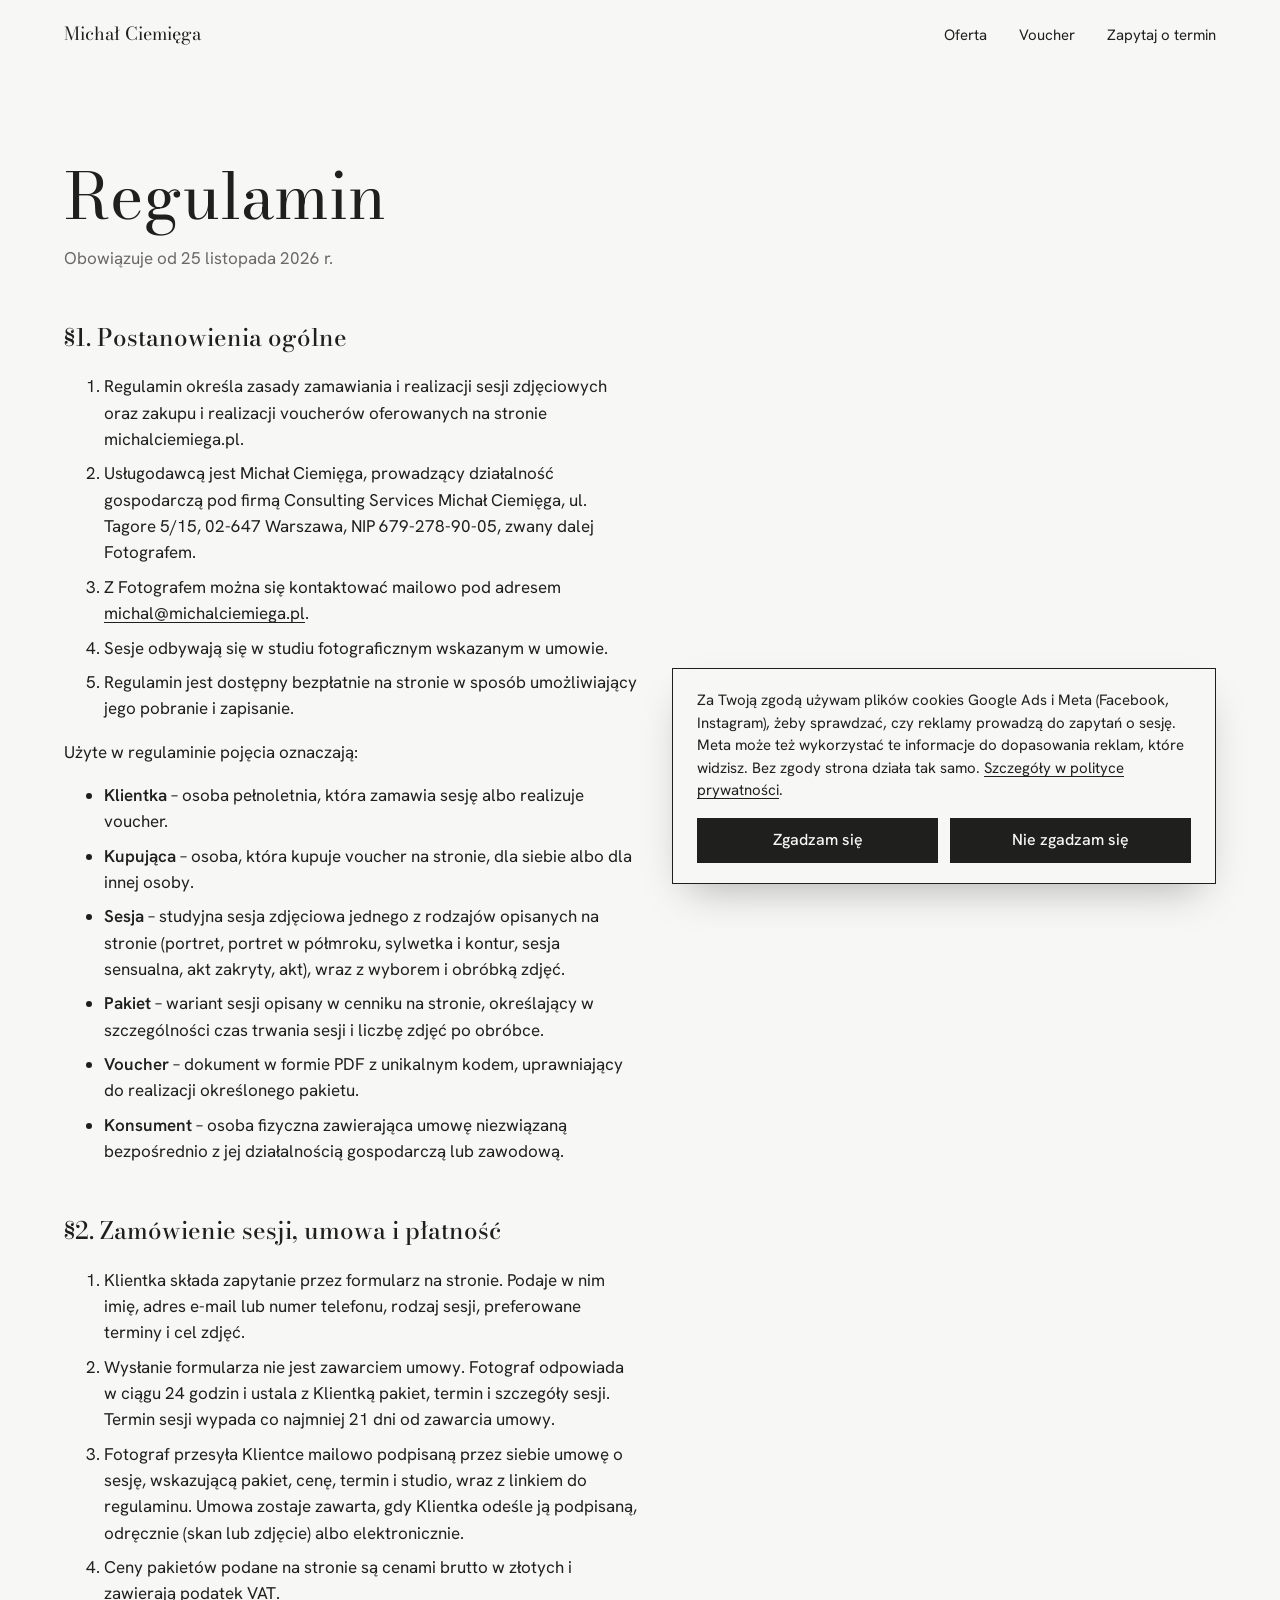
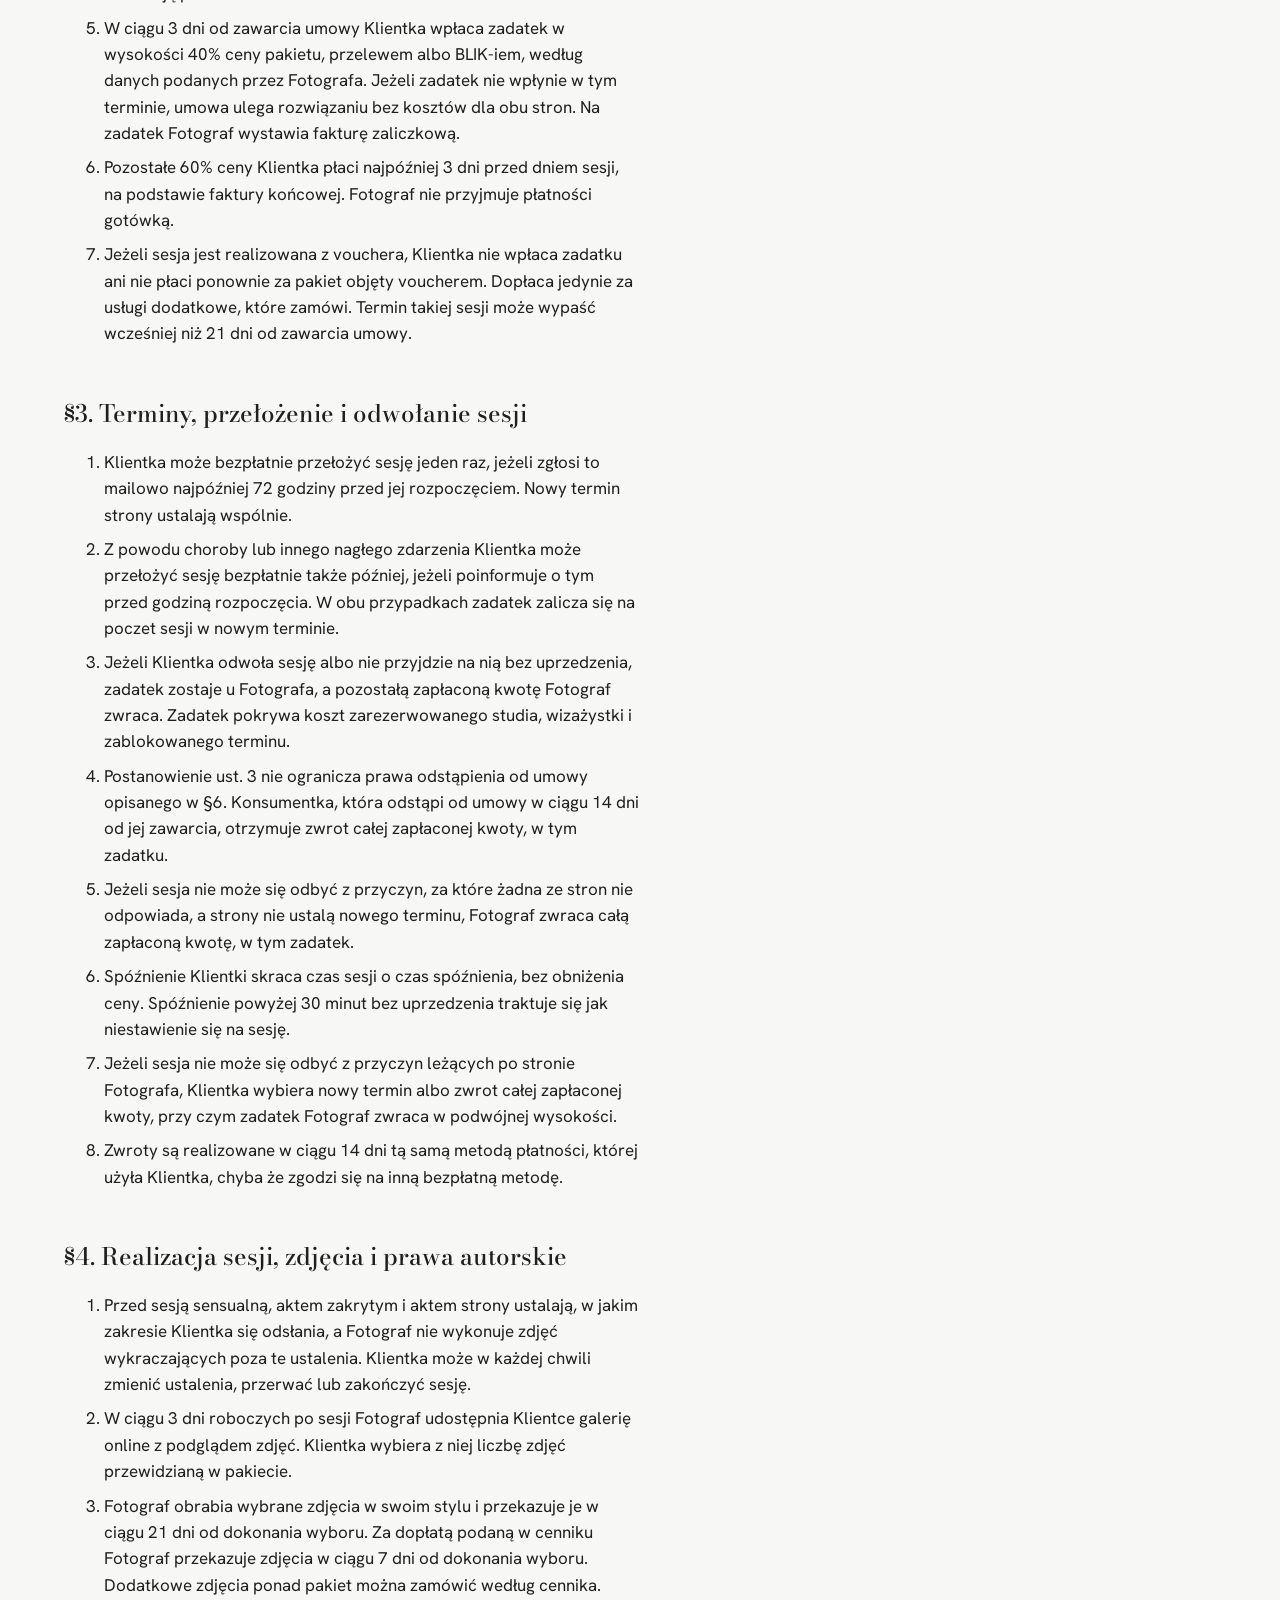
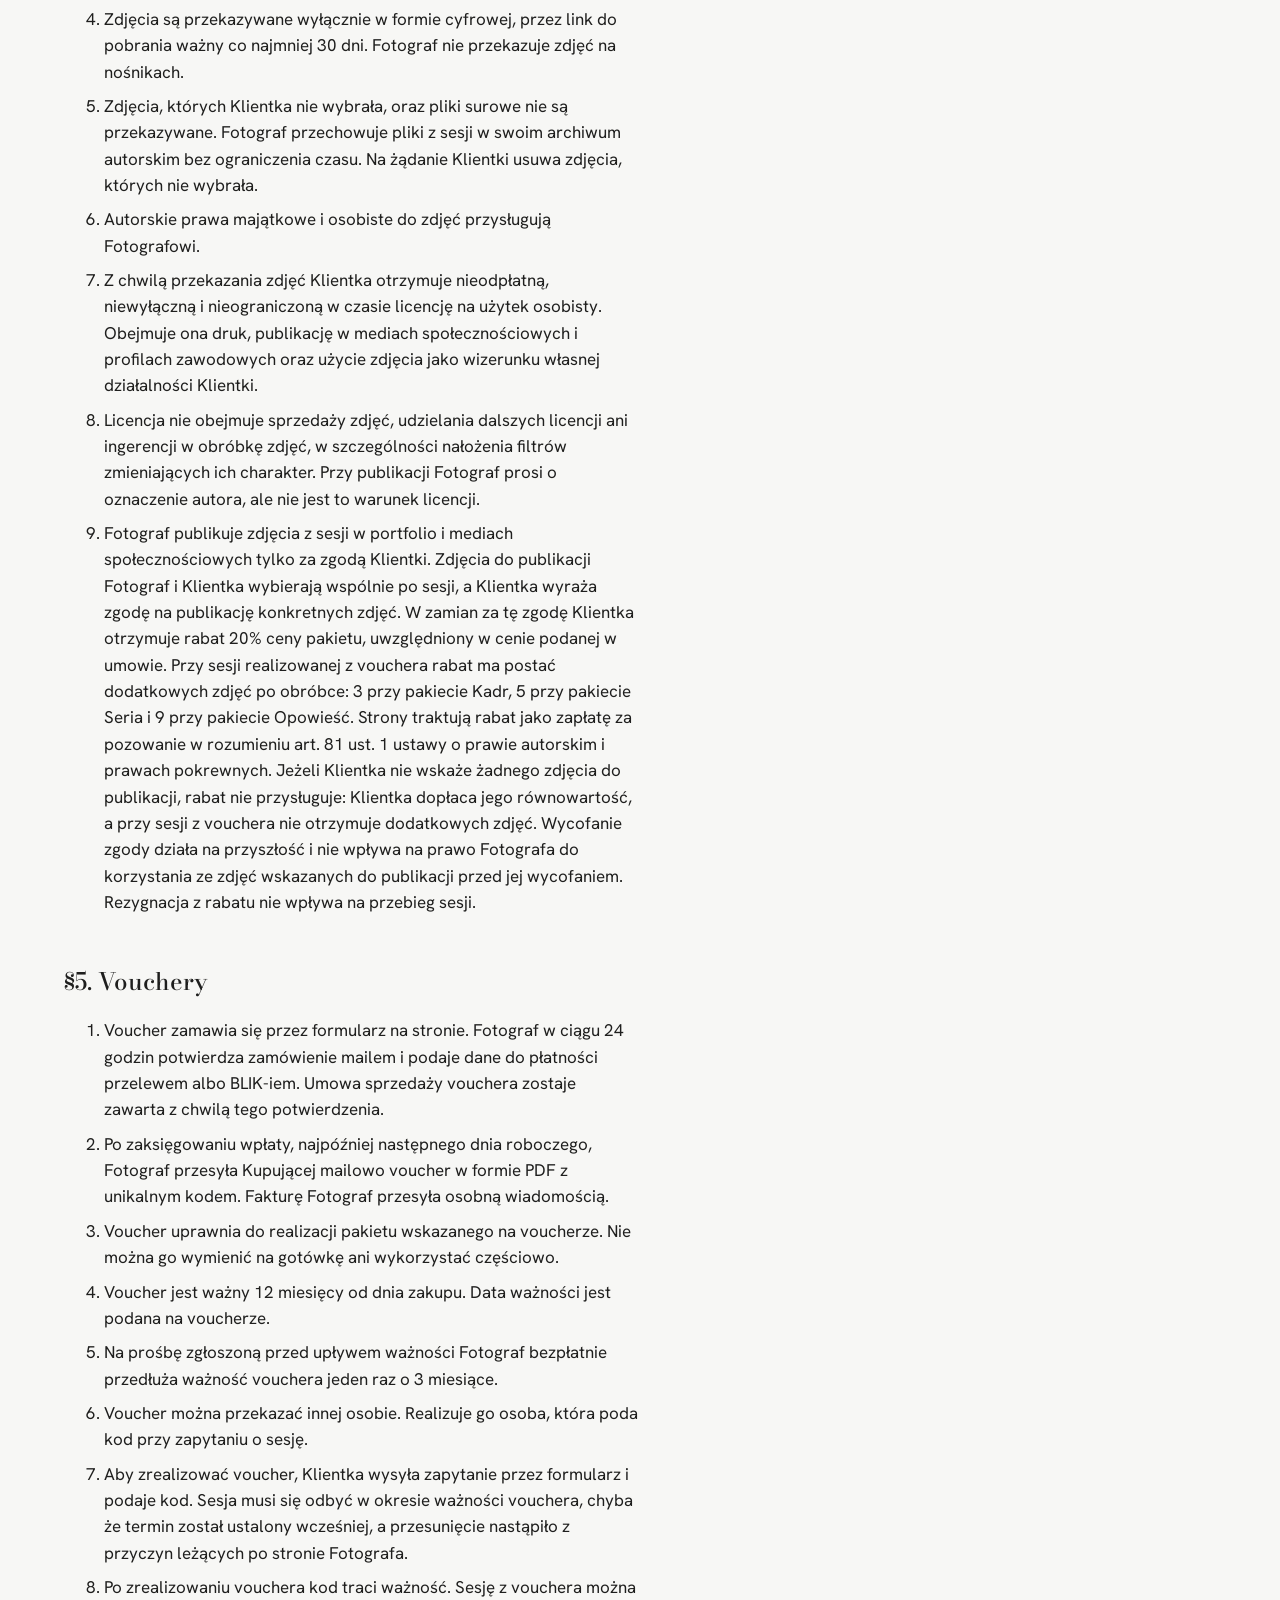
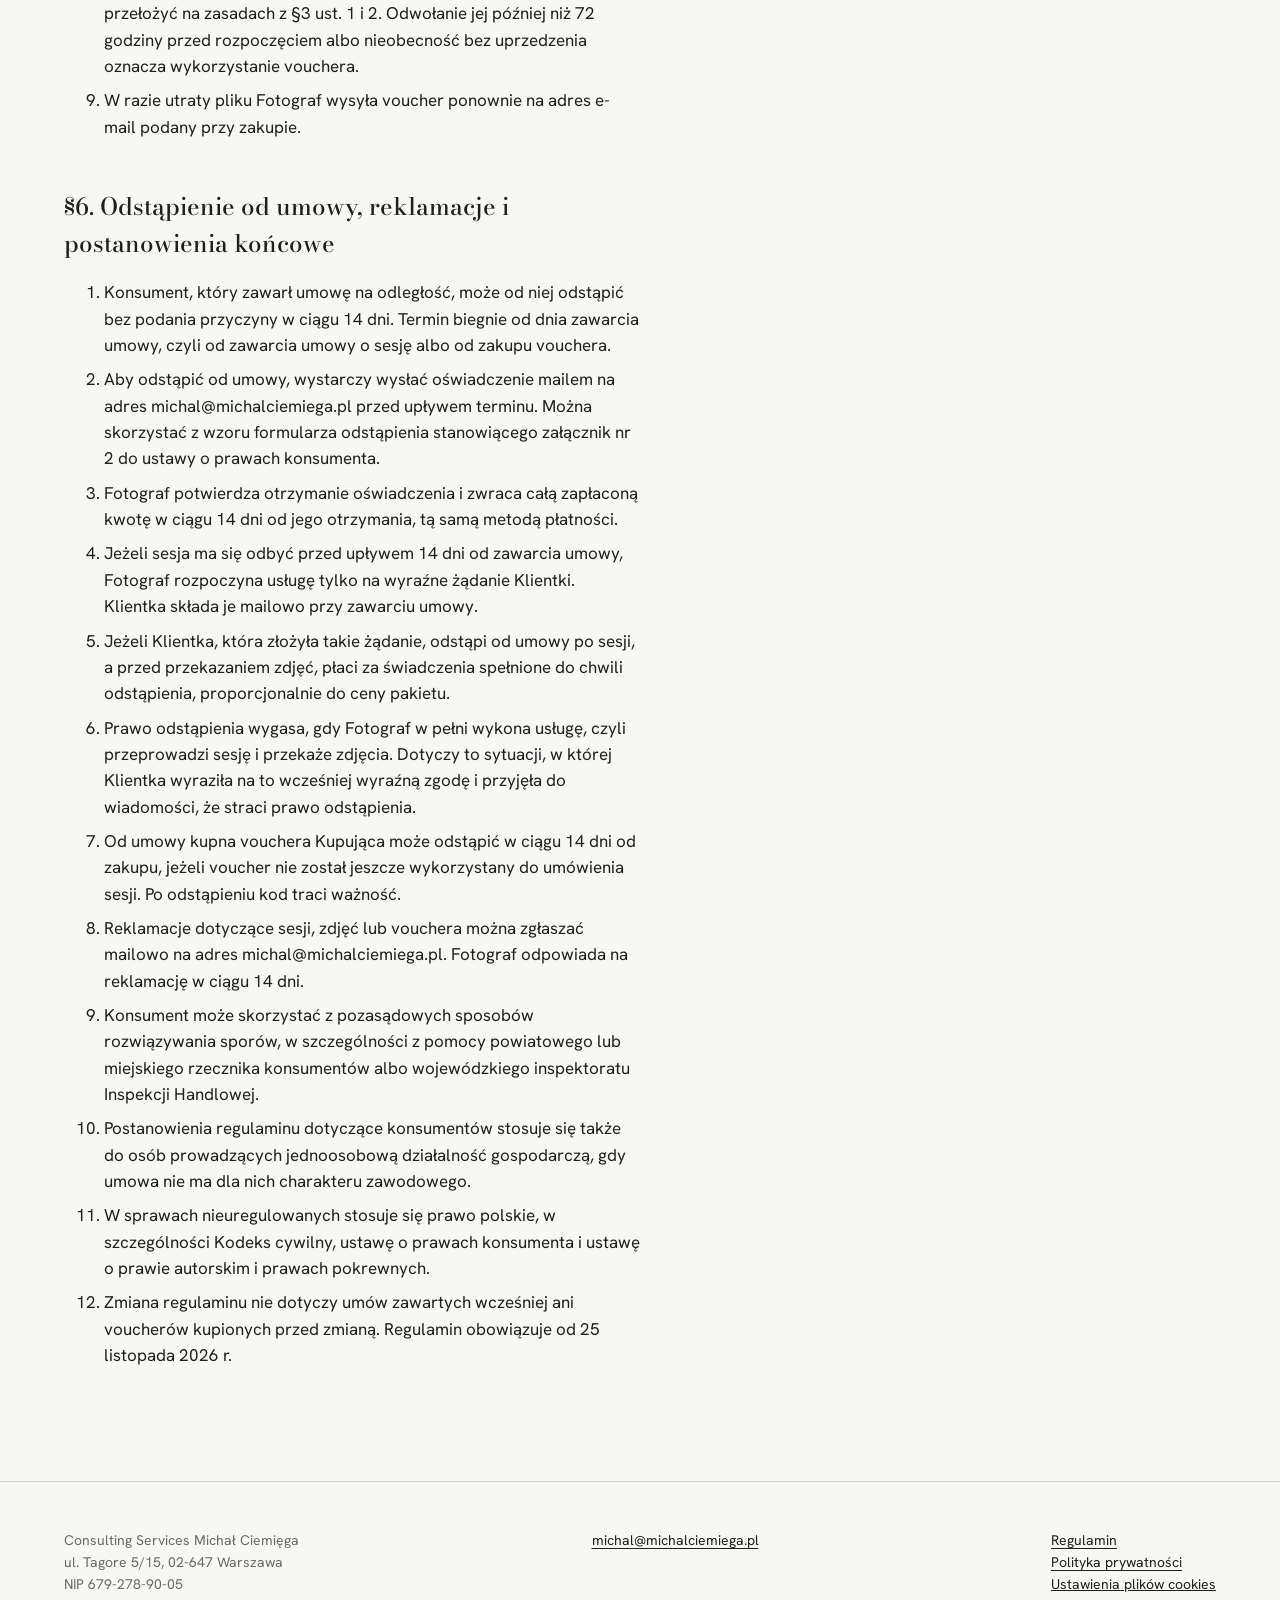
<file: regulamin/index.html>
<!doctype html>
<html lang="pl">
<head>
  <meta charset="utf-8">
  <meta name="viewport" content="width=device-width, initial-scale=1">
  <title>Regulamin – Michał Ciemięga</title>
  <!-- glowa -->
  <link rel="icon" href="/favicon.ico" sizes="48x48">
  <link rel="icon" href="/favicon.svg" type="image/svg+xml">
  <link rel="apple-touch-icon" href="/apple-touch-icon.png">
  <link rel="canonical" href="https://michalciemiega.pl/regulamin/">
  <meta property="og:type" content="website">
  <meta property="og:locale" content="pl_PL">
  <meta property="og:site_name" content="Michał Ciemięga">
  <meta property="og:title" content="Regulamin – Michał Ciemięga">
  <meta property="og:description" content="Sesje portretowe i kobiece w studiu w Warszawie.">
  <meta property="og:url" content="https://michalciemiega.pl/regulamin/">
  <meta property="og:image" content="https://michalciemiega.pl/assets/udostepnianie.jpg">
  <meta property="og:image:width" content="1200">
  <meta property="og:image:height" content="630">
  <meta name="twitter:card" content="summary_large_image">
  <script src="/assets/zgoda.js?v=53f1734f" defer></script>
  <!-- /glowa -->
  <link rel="stylesheet" href="/assets/style.css?v=f11f4283">
</head>
<body>
  <a class="skip" href="#tresc">Przejdź do treści</a>
  <header class="belka">
    <a class="belka__znak" href="/">Michał Ciemięga</a>
    <nav aria-label="Główna">
      <a href="/#oferta">Oferta</a>
      <a href="/#voucher">Voucher</a>
      <a href="/#zapytanie">Zapytaj o termin</a>
    </nav>
  </header>

  <main id="tresc" class="dokument">
    <h1>Regulamin</h1>
    <p class="cicho">Obowiązuje od 25 listopada 2026 r.</p>

    <h2>§1. Postanowienia ogólne</h2>
    <ol>
      <li>Regulamin określa zasady zamawiania i realizacji sesji zdjęciowych oraz zakupu i realizacji voucherów oferowanych na stronie michalciemiega.pl.</li>
      <li>Usługodawcą jest Michał Ciemięga, prowadzący działalność gospodarczą pod firmą Consulting Services Michał Ciemięga, ul. Tagore 5/15, 02-647 Warszawa, NIP 679-278-90-05, zwany dalej Fotografem.</li>
      <li>Z Fotografem można się kontaktować mailowo pod adresem <a href="mailto:michal@michalciemiega.pl">michal@michalciemiega.pl</a>.</li>
      <li>Sesje odbywają się w studiu fotograficznym wskazanym w umowie.</li>
      <li>Regulamin jest dostępny bezpłatnie na stronie w sposób umożliwiający jego pobranie i zapisanie.</li>
    </ol>
    <p>Użyte w regulaminie pojęcia oznaczają:</p>
    <ul>
      <li><strong>Klientka</strong> – osoba pełnoletnia, która zamawia sesję albo realizuje voucher.</li>
      <li><strong>Kupująca</strong> – osoba, która kupuje voucher na stronie, dla siebie albo dla innej osoby.</li>
      <li><strong>Sesja</strong> – studyjna sesja zdjęciowa jednego z rodzajów opisanych na stronie (portret, portret w półmroku, sylwetka i kontur, sesja sensualna, akt zakryty, akt), wraz z wyborem i obróbką zdjęć.</li>
      <li><strong>Pakiet</strong> – wariant sesji opisany w cenniku na stronie, określający w szczególności czas trwania sesji i liczbę zdjęć po obróbce.</li>
      <li><strong>Voucher</strong> – dokument w formie PDF z unikalnym kodem, uprawniający do realizacji określonego pakietu.</li>
      <li><strong>Konsument</strong> – osoba fizyczna zawierająca umowę niezwiązaną bezpośrednio z jej działalnością gospodarczą lub zawodową.</li>
    </ul>

    <h2>§2. Zamówienie sesji, umowa i płatność</h2>
    <ol>
      <li>Klientka składa zapytanie przez formularz na stronie. Podaje w nim imię, adres e-mail lub numer telefonu, rodzaj sesji, preferowane terminy i cel zdjęć.</li>
      <li>Wysłanie formularza nie jest zawarciem umowy. Fotograf odpowiada w ciągu 24 godzin i ustala z Klientką pakiet, termin i szczegóły sesji. Termin sesji wypada co najmniej 21 dni od zawarcia umowy.</li>
      <li>Fotograf przesyła Klientce mailowo podpisaną przez siebie umowę o sesję, wskazującą pakiet, cenę, termin i studio, wraz z linkiem do regulaminu. Umowa zostaje zawarta, gdy Klientka odeśle ją podpisaną, odręcznie (skan lub zdjęcie) albo elektronicznie.</li>
      <li>Ceny pakietów podane na stronie są cenami brutto w złotych i zawierają podatek VAT.</li>
      <li>W ciągu 3 dni od zawarcia umowy Klientka wpłaca zadatek w wysokości 40% ceny pakietu, przelewem albo BLIK-iem, według danych podanych przez Fotografa. Jeżeli zadatek nie wpłynie w tym terminie, umowa ulega rozwiązaniu bez kosztów dla obu stron. Na zadatek Fotograf wystawia fakturę zaliczkową.</li>
      <li>Pozostałe 60% ceny Klientka płaci najpóźniej 3 dni przed dniem sesji, na podstawie faktury końcowej. Fotograf nie przyjmuje płatności gotówką.</li>
      <li>Jeżeli sesja jest realizowana z vouchera, Klientka nie wpłaca zadatku ani nie płaci ponownie za pakiet objęty voucherem. Dopłaca jedynie za usługi dodatkowe, które zamówi. Termin takiej sesji może wypaść wcześniej niż 21 dni od zawarcia umowy.</li>
    </ol>

    <h2>§3. Terminy, przełożenie i odwołanie sesji</h2>
    <ol>
      <li>Klientka może bezpłatnie przełożyć sesję jeden raz, jeżeli zgłosi to mailowo najpóźniej 72 godziny przed jej rozpoczęciem. Nowy termin strony ustalają wspólnie.</li>
      <li>Z powodu choroby lub innego nagłego zdarzenia Klientka może przełożyć sesję bezpłatnie także później, jeżeli poinformuje o tym przed godziną rozpoczęcia. W obu przypadkach zadatek zalicza się na poczet sesji w nowym terminie.</li>
      <li>Jeżeli Klientka odwoła sesję albo nie przyjdzie na nią bez uprzedzenia, zadatek zostaje u Fotografa, a pozostałą zapłaconą kwotę Fotograf zwraca. Zadatek pokrywa koszt zarezerwowanego studia, wizażystki i zablokowanego terminu.</li>
      <li>Postanowienie ust. 3 nie ogranicza prawa odstąpienia od umowy opisanego w §6. Konsumentka, która odstąpi od umowy w ciągu 14 dni od jej zawarcia, otrzymuje zwrot całej zapłaconej kwoty, w tym zadatku.</li>
      <li>Jeżeli sesja nie może się odbyć z przyczyn, za które żadna ze stron nie odpowiada, a strony nie ustalą nowego terminu, Fotograf zwraca całą zapłaconą kwotę, w tym zadatek.</li>
      <li>Spóźnienie Klientki skraca czas sesji o czas spóźnienia, bez obniżenia ceny. Spóźnienie powyżej 30 minut bez uprzedzenia traktuje się jak niestawienie się na sesję.</li>
      <li>Jeżeli sesja nie może się odbyć z przyczyn leżących po stronie Fotografa, Klientka wybiera nowy termin albo zwrot całej zapłaconej kwoty, przy czym zadatek Fotograf zwraca w podwójnej wysokości.</li>
      <li>Zwroty są realizowane w ciągu 14 dni tą samą metodą płatności, której użyła Klientka, chyba że zgodzi się na inną bezpłatną metodę.</li>
    </ol>

    <h2>§4. Realizacja sesji, zdjęcia i prawa autorskie</h2>
    <ol>
      <li>Przed sesją sensualną, aktem zakrytym i aktem strony ustalają, w jakim zakresie Klientka się odsłania, a Fotograf nie wykonuje zdjęć wykraczających poza te ustalenia. Klientka może w każdej chwili zmienić ustalenia, przerwać lub zakończyć sesję.</li>
      <li>W ciągu 3 dni roboczych po sesji Fotograf udostępnia Klientce galerię online z podglądem zdjęć. Klientka wybiera z niej liczbę zdjęć przewidzianą w pakiecie.</li>
      <li>Fotograf obrabia wybrane zdjęcia w swoim stylu i przekazuje je w ciągu 21 dni od dokonania wyboru. Za dopłatą podaną w cenniku Fotograf przekazuje zdjęcia w ciągu 7 dni od dokonania wyboru. Dodatkowe zdjęcia ponad pakiet można zamówić według cennika.</li>
      <li>Zdjęcia są przekazywane wyłącznie w formie cyfrowej, przez link do pobrania ważny co najmniej 30 dni. Fotograf nie przekazuje zdjęć na nośnikach.</li>
      <li>Zdjęcia, których Klientka nie wybrała, oraz pliki surowe nie są przekazywane. Fotograf przechowuje pliki z sesji w swoim archiwum autorskim bez ograniczenia czasu. Na żądanie Klientki usuwa zdjęcia, których nie wybrała.</li>
      <li>Autorskie prawa majątkowe i osobiste do zdjęć przysługują Fotografowi.</li>
      <li>Z chwilą przekazania zdjęć Klientka otrzymuje nieodpłatną, niewyłączną i nieograniczoną w czasie licencję na użytek osobisty. Obejmuje ona druk, publikację w mediach społecznościowych i profilach zawodowych oraz użycie zdjęcia jako wizerunku własnej działalności Klientki.</li>
      <li>Licencja nie obejmuje sprzedaży zdjęć, udzielania dalszych licencji ani ingerencji w obróbkę zdjęć, w szczególności nałożenia filtrów zmieniających ich charakter. Przy publikacji Fotograf prosi o oznaczenie autora, ale nie jest to warunek licencji.</li>
      <li>Fotograf publikuje zdjęcia z sesji w portfolio i mediach społecznościowych tylko za zgodą Klientki. Zdjęcia do publikacji Fotograf i Klientka wybierają wspólnie po sesji, a Klientka wyraża zgodę na publikację konkretnych zdjęć. W zamian za tę zgodę Klientka otrzymuje rabat 20% ceny pakietu, uwzględniony w cenie podanej w umowie. Przy sesji realizowanej z vouchera rabat ma postać dodatkowych zdjęć po obróbce: 3 przy pakiecie Kadr, 5 przy pakiecie Seria i 9 przy pakiecie Opowieść. Strony traktują rabat jako zapłatę za pozowanie w rozumieniu art. 81 ust. 1 ustawy o prawie autorskim i prawach pokrewnych. Jeżeli Klientka nie wskaże żadnego zdjęcia do publikacji, rabat nie przysługuje: Klientka dopłaca jego równowartość, a przy sesji z vouchera nie otrzymuje dodatkowych zdjęć. Wycofanie zgody działa na przyszłość i nie wpływa na prawo Fotografa do korzystania ze zdjęć wskazanych do publikacji przed jej wycofaniem. Rezygnacja z rabatu nie wpływa na przebieg sesji.</li>
    </ol>

    <h2>§5. Vouchery</h2>
    <ol>
      <li>Voucher zamawia się przez formularz na stronie. Fotograf w ciągu 24 godzin potwierdza zamówienie mailem i podaje dane do płatności przelewem albo BLIK-iem. Umowa sprzedaży vouchera zostaje zawarta z chwilą tego potwierdzenia.</li>
      <li>Po zaksięgowaniu wpłaty, najpóźniej następnego dnia roboczego, Fotograf przesyła Kupującej mailowo voucher w formie PDF z unikalnym kodem. Fakturę Fotograf przesyła osobną wiadomością.</li>
      <li>Voucher uprawnia do realizacji pakietu wskazanego na voucherze. Nie można go wymienić na gotówkę ani wykorzystać częściowo.</li>
      <li>Voucher jest ważny 12 miesięcy od dnia zakupu. Data ważności jest podana na voucherze.</li>
      <li>Na prośbę zgłoszoną przed upływem ważności Fotograf bezpłatnie przedłuża ważność vouchera jeden raz o 3 miesiące.</li>
      <li>Voucher można przekazać innej osobie. Realizuje go osoba, która poda kod przy zapytaniu o sesję.</li>
      <li>Aby zrealizować voucher, Klientka wysyła zapytanie przez formularz i podaje kod. Sesja musi się odbyć w okresie ważności vouchera, chyba że termin został ustalony wcześniej, a przesunięcie nastąpiło z przyczyn leżących po stronie Fotografa.</li>
      <li>Po zrealizowaniu vouchera kod traci ważność. Sesję z vouchera można przełożyć na zasadach z §3 ust. 1 i 2. Odwołanie jej później niż 72 godziny przed rozpoczęciem albo nieobecność bez uprzedzenia oznacza wykorzystanie vouchera.</li>
      <li>W razie utraty pliku Fotograf wysyła voucher ponownie na adres e-mail podany przy zakupie.</li>
    </ol>

    <h2>§6. Odstąpienie od umowy, reklamacje i postanowienia końcowe</h2>
    <ol>
      <li>Konsument, który zawarł umowę na odległość, może od niej odstąpić bez podania przyczyny w ciągu 14 dni. Termin biegnie od dnia zawarcia umowy, czyli od zawarcia umowy o sesję albo od zakupu vouchera.</li>
      <li>Aby odstąpić od umowy, wystarczy wysłać oświadczenie mailem na adres michal@michalciemiega.pl przed upływem terminu. Można skorzystać z wzoru formularza odstąpienia stanowiącego załącznik nr 2 do ustawy o prawach konsumenta.</li>
      <li>Fotograf potwierdza otrzymanie oświadczenia i zwraca całą zapłaconą kwotę w ciągu 14 dni od jego otrzymania, tą samą metodą płatności.</li>
      <li>Jeżeli sesja ma się odbyć przed upływem 14 dni od zawarcia umowy, Fotograf rozpoczyna usługę tylko na wyraźne żądanie Klientki. Klientka składa je mailowo przy zawarciu umowy.</li>
      <li>Jeżeli Klientka, która złożyła takie żądanie, odstąpi od umowy po sesji, a przed przekazaniem zdjęć, płaci za świadczenia spełnione do chwili odstąpienia, proporcjonalnie do ceny pakietu.</li>
      <li>Prawo odstąpienia wygasa, gdy Fotograf w pełni wykona usługę, czyli przeprowadzi sesję i przekaże zdjęcia. Dotyczy to sytuacji, w której Klientka wyraziła na to wcześniej wyraźną zgodę i przyjęła do wiadomości, że straci prawo odstąpienia.</li>
      <li>Od umowy kupna vouchera Kupująca może odstąpić w ciągu 14 dni od zakupu, jeżeli voucher nie został jeszcze wykorzystany do umówienia sesji. Po odstąpieniu kod traci ważność.</li>
      <li>Reklamacje dotyczące sesji, zdjęć lub vouchera można zgłaszać mailowo na adres michal@michalciemiega.pl. Fotograf odpowiada na reklamację w ciągu 14 dni.</li>
      <li>Konsument może skorzystać z pozasądowych sposobów rozwiązywania sporów, w szczególności z pomocy powiatowego lub miejskiego rzecznika konsumentów albo wojewódzkiego inspektoratu Inspekcji Handlowej.</li>
      <li>Postanowienia regulaminu dotyczące konsumentów stosuje się także do osób prowadzących jednoosobową działalność gospodarczą, gdy umowa nie ma dla nich charakteru zawodowego.</li>
      <li>W sprawach nieuregulowanych stosuje się prawo polskie, w szczególności Kodeks cywilny, ustawę o prawach konsumenta i ustawę o prawie autorskim i prawach pokrewnych.</li>
      <li>Zmiana regulaminu nie dotyczy umów zawartych wcześniej ani voucherów kupionych przed zmianą. Regulamin obowiązuje od 25 listopada 2026 r.</li>
    </ol>
  </main>

  <footer class="stopka">
    <p>Consulting Services Michał Ciemięga<br>ul. Tagore 5/15, 02-647 Warszawa<br>NIP 679-278-90-05</p>
    <p><a href="mailto:michal@michalciemiega.pl">michal@michalciemiega.pl</a></p>
    <p><a href="/regulamin/">Regulamin</a><br><a href="/polityka-prywatnosci/">Polityka prywatności</a></p>
  </footer>
</body>
</html>
</file>
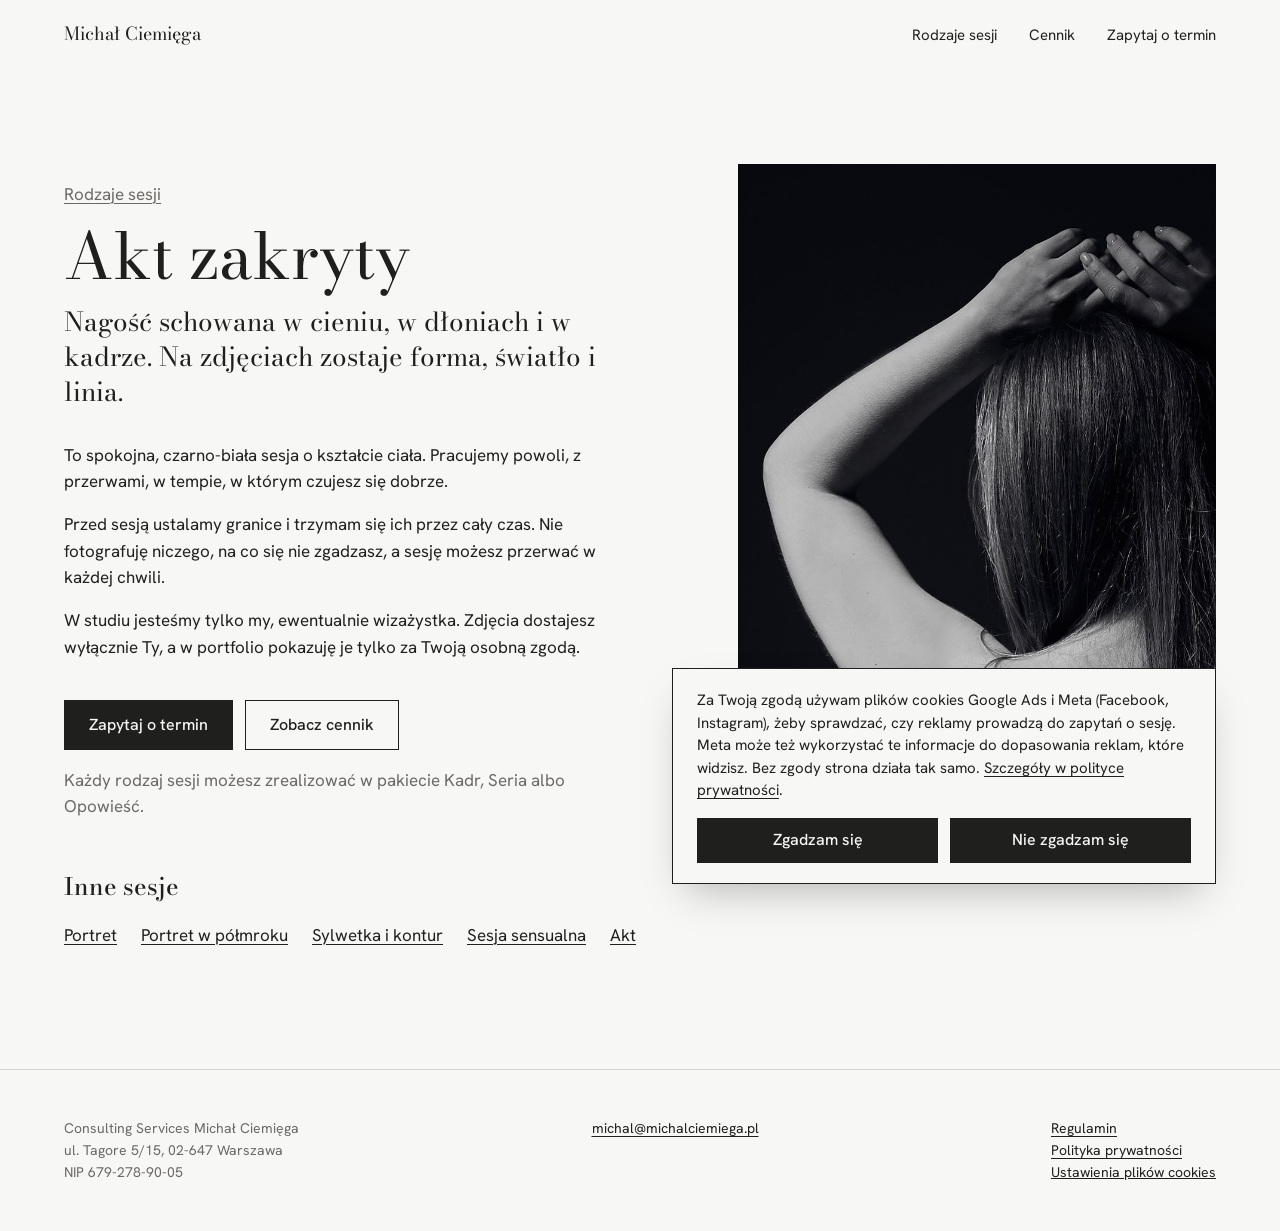
<file: sesje/akt-zakryty/index.html>
<!doctype html>
<html lang="pl">
<head>
  <meta charset="utf-8">
  <meta name="viewport" content="width=device-width, initial-scale=1">
  <title>Akt zakryty – sesja w studiu – Michał Ciemięga</title>
  <meta name="description" content="Nagość schowana w cieniu, w dłoniach i w kadrze. Na zdjęciach zostaje forma, światło i linia.">
  <!-- glowa -->
  <link rel="icon" href="/favicon.ico" sizes="48x48">
  <link rel="icon" href="/favicon.svg" type="image/svg+xml">
  <link rel="apple-touch-icon" href="/apple-touch-icon.png">
  <link rel="canonical" href="https://michalciemiega.pl/sesje/akt-zakryty/">
  <meta property="og:type" content="website">
  <meta property="og:locale" content="pl_PL">
  <meta property="og:site_name" content="Michał Ciemięga">
  <meta property="og:title" content="Akt zakryty – sesja w studiu – Michał Ciemięga">
  <meta property="og:description" content="Nagość schowana w cieniu, w dłoniach i w kadrze. Na zdjęciach zostaje forma, światło i linia.">
  <meta property="og:url" content="https://michalciemiega.pl/sesje/akt-zakryty/">
  <meta property="og:image" content="https://michalciemiega.pl/assets/udostepnianie.jpg">
  <meta property="og:image:width" content="1200">
  <meta property="og:image:height" content="630">
  <meta name="twitter:card" content="summary_large_image">
  <script src="/assets/zgoda.js?v=53f1734f" defer></script>
  <!-- /glowa -->
  <link rel="stylesheet" href="/assets/style.css?v=f11f4283">
</head>
<body>
  <a class="skip" href="#tresc">Przejdź do treści</a>
  <header class="belka">
    <a class="belka__znak" href="/">Michał Ciemięga</a>
    <nav aria-label="Główna">
      <a href="/#oferta">Rodzaje sesji</a>
      <a href="/#cennik">Cennik</a>
      <a href="/#zapytanie">Zapytaj o termin</a>
    </nav>
  </header>

  <main id="tresc" class="dokument sesja">
    <figure class="sesja__kadr">
      <img src="/assets/zdjecia/akt-zakryty-800.jpg" srcset="/assets/zdjecia/akt-zakryty-800.jpg 800w, /assets/zdjecia/akt-zakryty-1600.jpg 1080w" sizes="(max-width: 60rem) 100vw, 40vw" width="800" height="1200" alt="Odkryte plecy kobiety z rękami uniesionymi nad głowę, na ciemnym tle" fetchpriority="high">
    </figure>
    <div class="sesja__tekst">
    <p class="cicho"><a href="/#oferta">Rodzaje sesji</a></p>
    <h1>Akt zakryty</h1>
    <p class="sesja__lead">Nagość schowana w cieniu, w dłoniach i w kadrze. Na zdjęciach zostaje forma, światło i linia.</p>
    <p>To spokojna, czarno-biała sesja o kształcie ciała. Pracujemy powoli, z przerwami, w tempie, w którym czujesz się dobrze.</p>
    <p>Przed sesją ustalamy granice i trzymam się ich przez cały czas. Nie fotografuję niczego, na co się nie zgadzasz, a sesję możesz przerwać w każdej chwili.</p>
    <p>W studiu jesteśmy tylko my, ewentualnie wizażystka. Zdjęcia dostajesz wyłącznie Ty, a w portfolio pokazuję je tylko za Twoją osobną zgodą.</p>
    <p class="sesja__akcje">
      <a class="przycisk" href="/?rodzaj=Akt%20zakryty#zapytanie">Zapytaj o termin</a>
      <a class="przycisk przycisk--jasny" href="/#cennik">Zobacz cennik</a>
    </p>
    <p class="cicho">Każdy rodzaj sesji możesz zrealizować w pakiecie Kadr, Seria albo Opowieść.</p>
    <h2>Inne sesje</h2>
    <ul class="sesja__inne">
        <li><a href="/sesje/portret/">Portret</a></li>
        <li><a href="/sesje/portret-w-polmroku/">Portret w półmroku</a></li>
        <li><a href="/sesje/sylwetka/">Sylwetka i kontur</a></li>
        <li><a href="/sesje/sensualna/">Sesja sensualna</a></li>
        <li><a href="/sesje/akt/">Akt</a></li>
    </ul>
    </div>
  </main>

  <footer class="stopka">
    <p>Consulting Services Michał Ciemięga<br>ul. Tagore 5/15, 02-647 Warszawa<br>NIP 679-278-90-05</p>
    <p><a href="mailto:michal@michalciemiega.pl">michal@michalciemiega.pl</a></p>
    <p><a href="/regulamin/">Regulamin</a><br><a href="/polityka-prywatnosci/">Polityka prywatności</a></p>
  </footer>
</body>
</html>
</file>
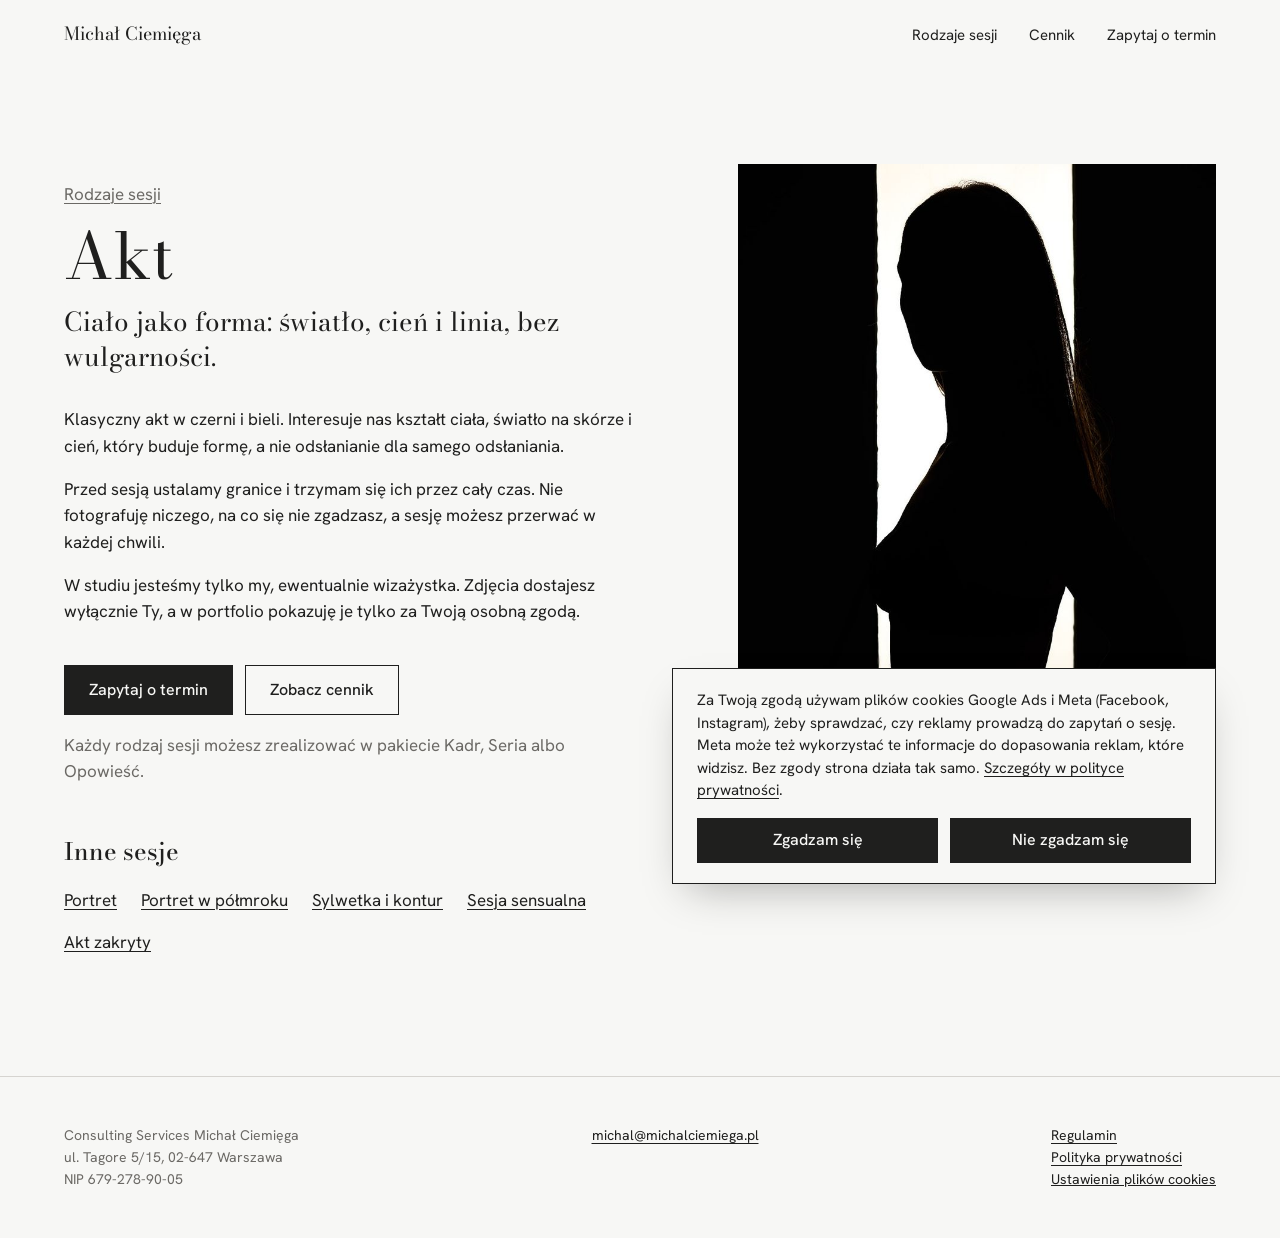
<file: sesje/akt/index.html>
<!doctype html>
<html lang="pl">
<head>
  <meta charset="utf-8">
  <meta name="viewport" content="width=device-width, initial-scale=1">
  <title>Akt – sesja w studiu – Michał Ciemięga</title>
  <meta name="description" content="Ciało jako forma: światło, cień i linia, bez wulgarności.">
  <!-- glowa -->
  <link rel="icon" href="/favicon.ico" sizes="48x48">
  <link rel="icon" href="/favicon.svg" type="image/svg+xml">
  <link rel="apple-touch-icon" href="/apple-touch-icon.png">
  <link rel="canonical" href="https://michalciemiega.pl/sesje/akt/">
  <meta property="og:type" content="website">
  <meta property="og:locale" content="pl_PL">
  <meta property="og:site_name" content="Michał Ciemięga">
  <meta property="og:title" content="Akt – sesja w studiu – Michał Ciemięga">
  <meta property="og:description" content="Ciało jako forma: światło, cień i linia, bez wulgarności.">
  <meta property="og:url" content="https://michalciemiega.pl/sesje/akt/">
  <meta property="og:image" content="https://michalciemiega.pl/assets/udostepnianie.jpg">
  <meta property="og:image:width" content="1200">
  <meta property="og:image:height" content="630">
  <meta name="twitter:card" content="summary_large_image">
  <script src="/assets/zgoda.js?v=53f1734f" defer></script>
  <!-- /glowa -->
  <link rel="stylesheet" href="/assets/style.css?v=f11f4283">
</head>
<body>
  <a class="skip" href="#tresc">Przejdź do treści</a>
  <header class="belka">
    <a class="belka__znak" href="/">Michał Ciemięga</a>
    <nav aria-label="Główna">
      <a href="/#oferta">Rodzaje sesji</a>
      <a href="/#cennik">Cennik</a>
      <a href="/#zapytanie">Zapytaj o termin</a>
    </nav>
  </header>

  <main id="tresc" class="dokument sesja">
    <figure class="sesja__kadr">
      <img src="/assets/zdjecia/akt-800.jpg" srcset="/assets/zdjecia/akt-800.jpg 800w, /assets/zdjecia/akt-1600.jpg 1080w" sizes="(max-width: 60rem) 100vw, 40vw" width="800" height="1000" alt="Czarny zarys kobiecego ciała w wąskim pasie jasnego światła" fetchpriority="high">
    </figure>
    <div class="sesja__tekst">
    <p class="cicho"><a href="/#oferta">Rodzaje sesji</a></p>
    <h1>Akt</h1>
    <p class="sesja__lead">Ciało jako forma: światło, cień i linia, bez wulgarności.</p>
    <p>Klasyczny akt w czerni i bieli. Interesuje nas kształt ciała, światło na skórze i cień, który buduje formę, a nie odsłanianie dla samego odsłaniania.</p>
    <p>Przed sesją ustalamy granice i trzymam się ich przez cały czas. Nie fotografuję niczego, na co się nie zgadzasz, a sesję możesz przerwać w każdej chwili.</p>
    <p>W studiu jesteśmy tylko my, ewentualnie wizażystka. Zdjęcia dostajesz wyłącznie Ty, a w portfolio pokazuję je tylko za Twoją osobną zgodą.</p>
    <p class="sesja__akcje">
      <a class="przycisk" href="/?rodzaj=Akt#zapytanie">Zapytaj o termin</a>
      <a class="przycisk przycisk--jasny" href="/#cennik">Zobacz cennik</a>
    </p>
    <p class="cicho">Każdy rodzaj sesji możesz zrealizować w pakiecie Kadr, Seria albo Opowieść.</p>
    <h2>Inne sesje</h2>
    <ul class="sesja__inne">
        <li><a href="/sesje/portret/">Portret</a></li>
        <li><a href="/sesje/portret-w-polmroku/">Portret w półmroku</a></li>
        <li><a href="/sesje/sylwetka/">Sylwetka i kontur</a></li>
        <li><a href="/sesje/sensualna/">Sesja sensualna</a></li>
        <li><a href="/sesje/akt-zakryty/">Akt zakryty</a></li>
    </ul>
    </div>
  </main>

  <footer class="stopka">
    <p>Consulting Services Michał Ciemięga<br>ul. Tagore 5/15, 02-647 Warszawa<br>NIP 679-278-90-05</p>
    <p><a href="mailto:michal@michalciemiega.pl">michal@michalciemiega.pl</a></p>
    <p><a href="/regulamin/">Regulamin</a><br><a href="/polityka-prywatnosci/">Polityka prywatności</a></p>
  </footer>
</body>
</html>
</file>
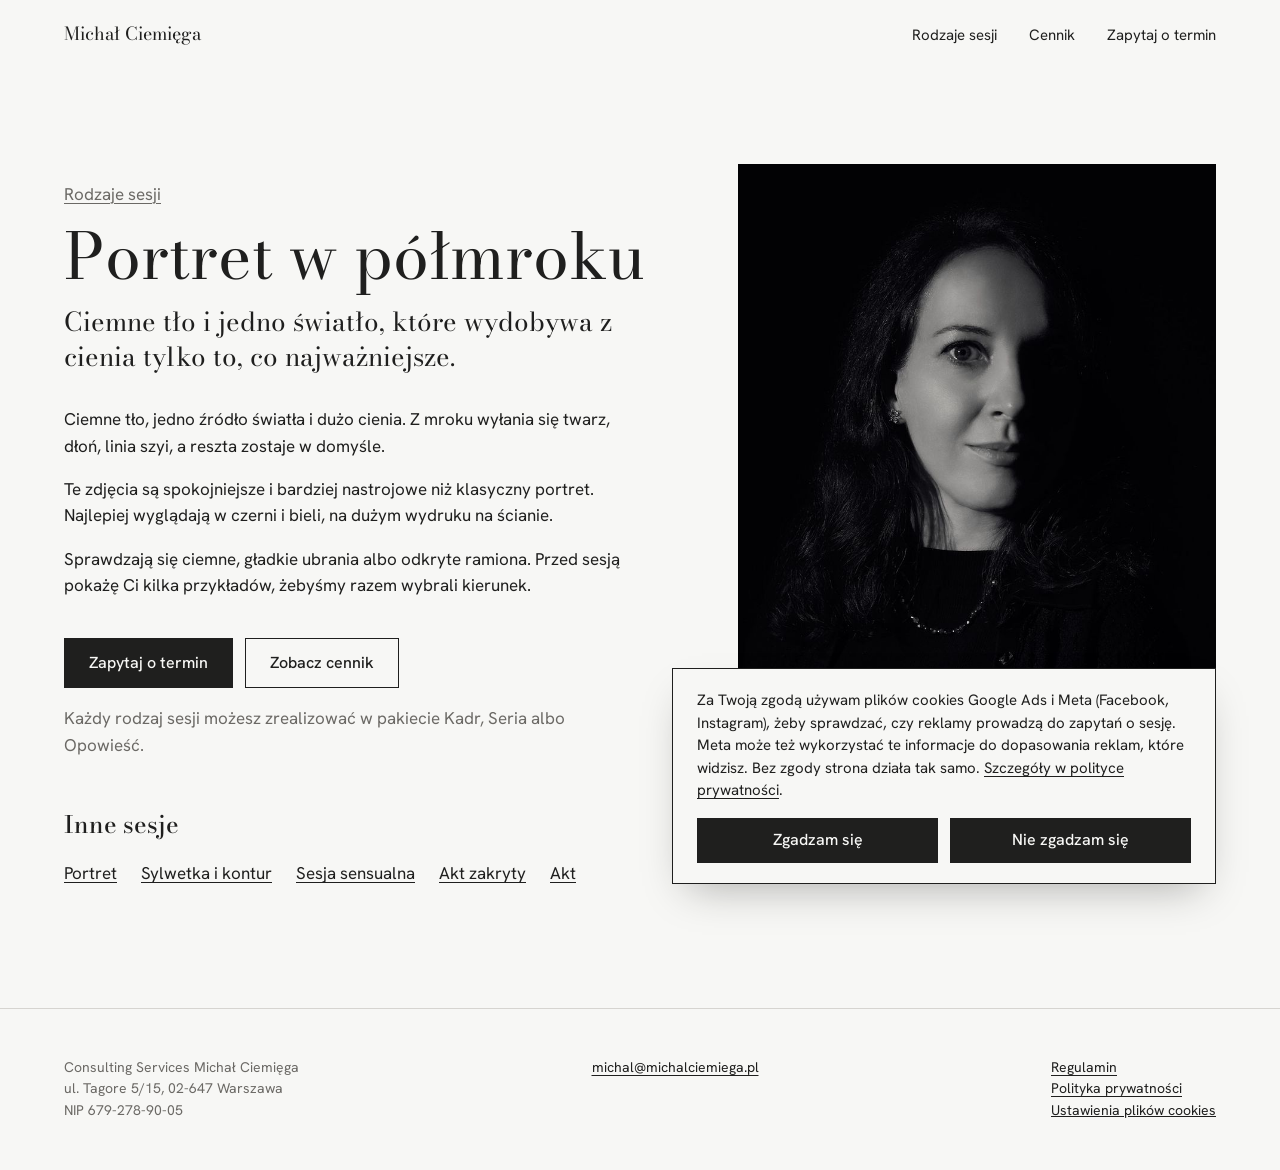
<file: sesje/portret-w-polmroku/index.html>
<!doctype html>
<html lang="pl">
<head>
  <meta charset="utf-8">
  <meta name="viewport" content="width=device-width, initial-scale=1">
  <title>Portret w półmroku – sesja w studiu – Michał Ciemięga</title>
  <meta name="description" content="Ciemne tło i jedno światło, które wydobywa z cienia tylko to, co najważniejsze.">
  <!-- glowa -->
  <link rel="icon" href="/favicon.ico" sizes="48x48">
  <link rel="icon" href="/favicon.svg" type="image/svg+xml">
  <link rel="apple-touch-icon" href="/apple-touch-icon.png">
  <link rel="canonical" href="https://michalciemiega.pl/sesje/portret-w-polmroku/">
  <meta property="og:type" content="website">
  <meta property="og:locale" content="pl_PL">
  <meta property="og:site_name" content="Michał Ciemięga">
  <meta property="og:title" content="Portret w półmroku – sesja w studiu – Michał Ciemięga">
  <meta property="og:description" content="Ciemne tło i jedno światło, które wydobywa z cienia tylko to, co najważniejsze.">
  <meta property="og:url" content="https://michalciemiega.pl/sesje/portret-w-polmroku/">
  <meta property="og:image" content="https://michalciemiega.pl/assets/udostepnianie.jpg">
  <meta property="og:image:width" content="1200">
  <meta property="og:image:height" content="630">
  <meta name="twitter:card" content="summary_large_image">
  <script src="/assets/zgoda.js?v=53f1734f" defer></script>
  <!-- /glowa -->
  <link rel="stylesheet" href="/assets/style.css?v=f11f4283">
</head>
<body>
  <a class="skip" href="#tresc">Przejdź do treści</a>
  <header class="belka">
    <a class="belka__znak" href="/">Michał Ciemięga</a>
    <nav aria-label="Główna">
      <a href="/#oferta">Rodzaje sesji</a>
      <a href="/#cennik">Cennik</a>
      <a href="/#zapytanie">Zapytaj o termin</a>
    </nav>
  </header>

  <main id="tresc" class="dokument sesja">
    <figure class="sesja__kadr">
      <img src="/assets/zdjecia/portret-w-polmroku-800.jpg" srcset="/assets/zdjecia/portret-w-polmroku-800.jpg 800w, /assets/zdjecia/portret-w-polmroku-1600.jpg 1333w" sizes="(max-width: 60rem) 100vw, 40vw" width="800" height="1200" alt="Twarz kobiety do połowy schowana w cieniu, na czarnym tle" fetchpriority="high">
    </figure>
    <div class="sesja__tekst">
    <p class="cicho"><a href="/#oferta">Rodzaje sesji</a></p>
    <h1>Portret w półmroku</h1>
    <p class="sesja__lead">Ciemne tło i jedno światło, które wydobywa z cienia tylko to, co najważniejsze.</p>
    <p>Ciemne tło, jedno źródło światła i dużo cienia. Z mroku wyłania się twarz, dłoń, linia szyi, a reszta zostaje w domyśle.</p>
    <p>Te zdjęcia są spokojniejsze i bardziej nastrojowe niż klasyczny portret. Najlepiej wyglądają w czerni i bieli, na dużym wydruku na ścianie.</p>
    <p>Sprawdzają się ciemne, gładkie ubrania albo odkryte ramiona. Przed sesją pokażę Ci kilka przykładów, żebyśmy razem wybrali kierunek.</p>
    <p class="sesja__akcje">
      <a class="przycisk" href="/?rodzaj=Portret%20w%20p%C3%B3%C5%82mroku#zapytanie">Zapytaj o termin</a>
      <a class="przycisk przycisk--jasny" href="/#cennik">Zobacz cennik</a>
    </p>
    <p class="cicho">Każdy rodzaj sesji możesz zrealizować w pakiecie Kadr, Seria albo Opowieść.</p>
    <h2>Inne sesje</h2>
    <ul class="sesja__inne">
        <li><a href="/sesje/portret/">Portret</a></li>
        <li><a href="/sesje/sylwetka/">Sylwetka i kontur</a></li>
        <li><a href="/sesje/sensualna/">Sesja sensualna</a></li>
        <li><a href="/sesje/akt-zakryty/">Akt zakryty</a></li>
        <li><a href="/sesje/akt/">Akt</a></li>
    </ul>
    </div>
  </main>

  <footer class="stopka">
    <p>Consulting Services Michał Ciemięga<br>ul. Tagore 5/15, 02-647 Warszawa<br>NIP 679-278-90-05</p>
    <p><a href="mailto:michal@michalciemiega.pl">michal@michalciemiega.pl</a></p>
    <p><a href="/regulamin/">Regulamin</a><br><a href="/polityka-prywatnosci/">Polityka prywatności</a></p>
  </footer>
</body>
</html>
</file>
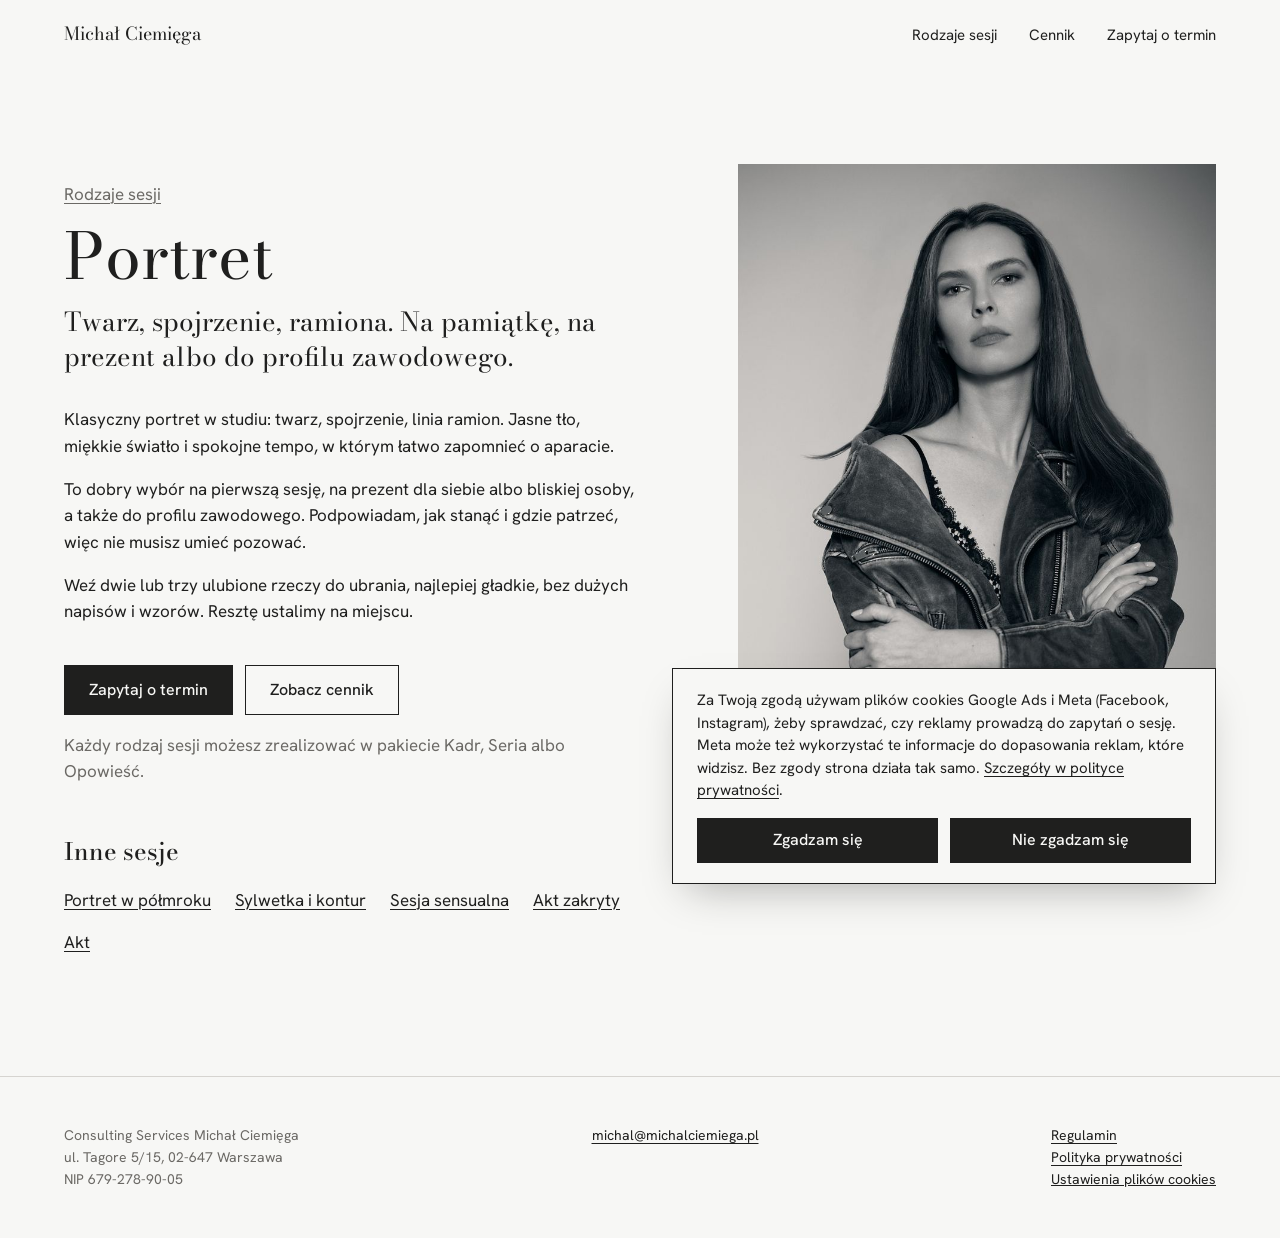
<file: sesje/portret/index.html>
<!doctype html>
<html lang="pl">
<head>
  <meta charset="utf-8">
  <meta name="viewport" content="width=device-width, initial-scale=1">
  <title>Portret – sesja w studiu – Michał Ciemięga</title>
  <meta name="description" content="Twarz, spojrzenie, ramiona. Na pamiątkę, na prezent albo do profilu zawodowego.">
  <!-- glowa -->
  <link rel="icon" href="/favicon.ico" sizes="48x48">
  <link rel="icon" href="/favicon.svg" type="image/svg+xml">
  <link rel="apple-touch-icon" href="/apple-touch-icon.png">
  <link rel="canonical" href="https://michalciemiega.pl/sesje/portret/">
  <meta property="og:type" content="website">
  <meta property="og:locale" content="pl_PL">
  <meta property="og:site_name" content="Michał Ciemięga">
  <meta property="og:title" content="Portret – sesja w studiu – Michał Ciemięga">
  <meta property="og:description" content="Twarz, spojrzenie, ramiona. Na pamiątkę, na prezent albo do profilu zawodowego.">
  <meta property="og:url" content="https://michalciemiega.pl/sesje/portret/">
  <meta property="og:image" content="https://michalciemiega.pl/assets/udostepnianie.jpg">
  <meta property="og:image:width" content="1200">
  <meta property="og:image:height" content="630">
  <meta name="twitter:card" content="summary_large_image">
  <script src="/assets/zgoda.js?v=53f1734f" defer></script>
  <!-- /glowa -->
  <link rel="stylesheet" href="/assets/style.css?v=f11f4283">
</head>
<body>
  <a class="skip" href="#tresc">Przejdź do treści</a>
  <header class="belka">
    <a class="belka__znak" href="/">Michał Ciemięga</a>
    <nav aria-label="Główna">
      <a href="/#oferta">Rodzaje sesji</a>
      <a href="/#cennik">Cennik</a>
      <a href="/#zapytanie">Zapytaj o termin</a>
    </nav>
  </header>

  <main id="tresc" class="dokument sesja">
    <figure class="sesja__kadr">
      <img src="/assets/zdjecia/portret-800.jpg" srcset="/assets/zdjecia/portret-800.jpg 800w, /assets/zdjecia/portret-1600.jpg 1365w" sizes="(max-width: 60rem) 100vw, 40vw" width="800" height="1200" alt="Czarno-biały portret kobiety w skórzanej kurtce, ze skrzyżowanymi rękami" fetchpriority="high">
    </figure>
    <div class="sesja__tekst">
    <p class="cicho"><a href="/#oferta">Rodzaje sesji</a></p>
    <h1>Portret</h1>
    <p class="sesja__lead">Twarz, spojrzenie, ramiona. Na pamiątkę, na prezent albo do profilu zawodowego.</p>
    <p>Klasyczny portret w studiu: twarz, spojrzenie, linia ramion. Jasne tło, miękkie światło i spokojne tempo, w którym łatwo zapomnieć o aparacie.</p>
    <p>To dobry wybór na pierwszą sesję, na prezent dla siebie albo bliskiej osoby, a także do profilu zawodowego. Podpowiadam, jak stanąć i gdzie patrzeć, więc nie musisz umieć pozować.</p>
    <p>Weź dwie lub trzy ulubione rzeczy do ubrania, najlepiej gładkie, bez dużych napisów i wzorów. Resztę ustalimy na miejscu.</p>
    <p class="sesja__akcje">
      <a class="przycisk" href="/?rodzaj=Portret#zapytanie">Zapytaj o termin</a>
      <a class="przycisk przycisk--jasny" href="/#cennik">Zobacz cennik</a>
    </p>
    <p class="cicho">Każdy rodzaj sesji możesz zrealizować w pakiecie Kadr, Seria albo Opowieść.</p>
    <h2>Inne sesje</h2>
    <ul class="sesja__inne">
        <li><a href="/sesje/portret-w-polmroku/">Portret w półmroku</a></li>
        <li><a href="/sesje/sylwetka/">Sylwetka i kontur</a></li>
        <li><a href="/sesje/sensualna/">Sesja sensualna</a></li>
        <li><a href="/sesje/akt-zakryty/">Akt zakryty</a></li>
        <li><a href="/sesje/akt/">Akt</a></li>
    </ul>
    </div>
  </main>

  <footer class="stopka">
    <p>Consulting Services Michał Ciemięga<br>ul. Tagore 5/15, 02-647 Warszawa<br>NIP 679-278-90-05</p>
    <p><a href="mailto:michal@michalciemiega.pl">michal@michalciemiega.pl</a></p>
    <p><a href="/regulamin/">Regulamin</a><br><a href="/polityka-prywatnosci/">Polityka prywatności</a></p>
  </footer>
</body>
</html>
</file>
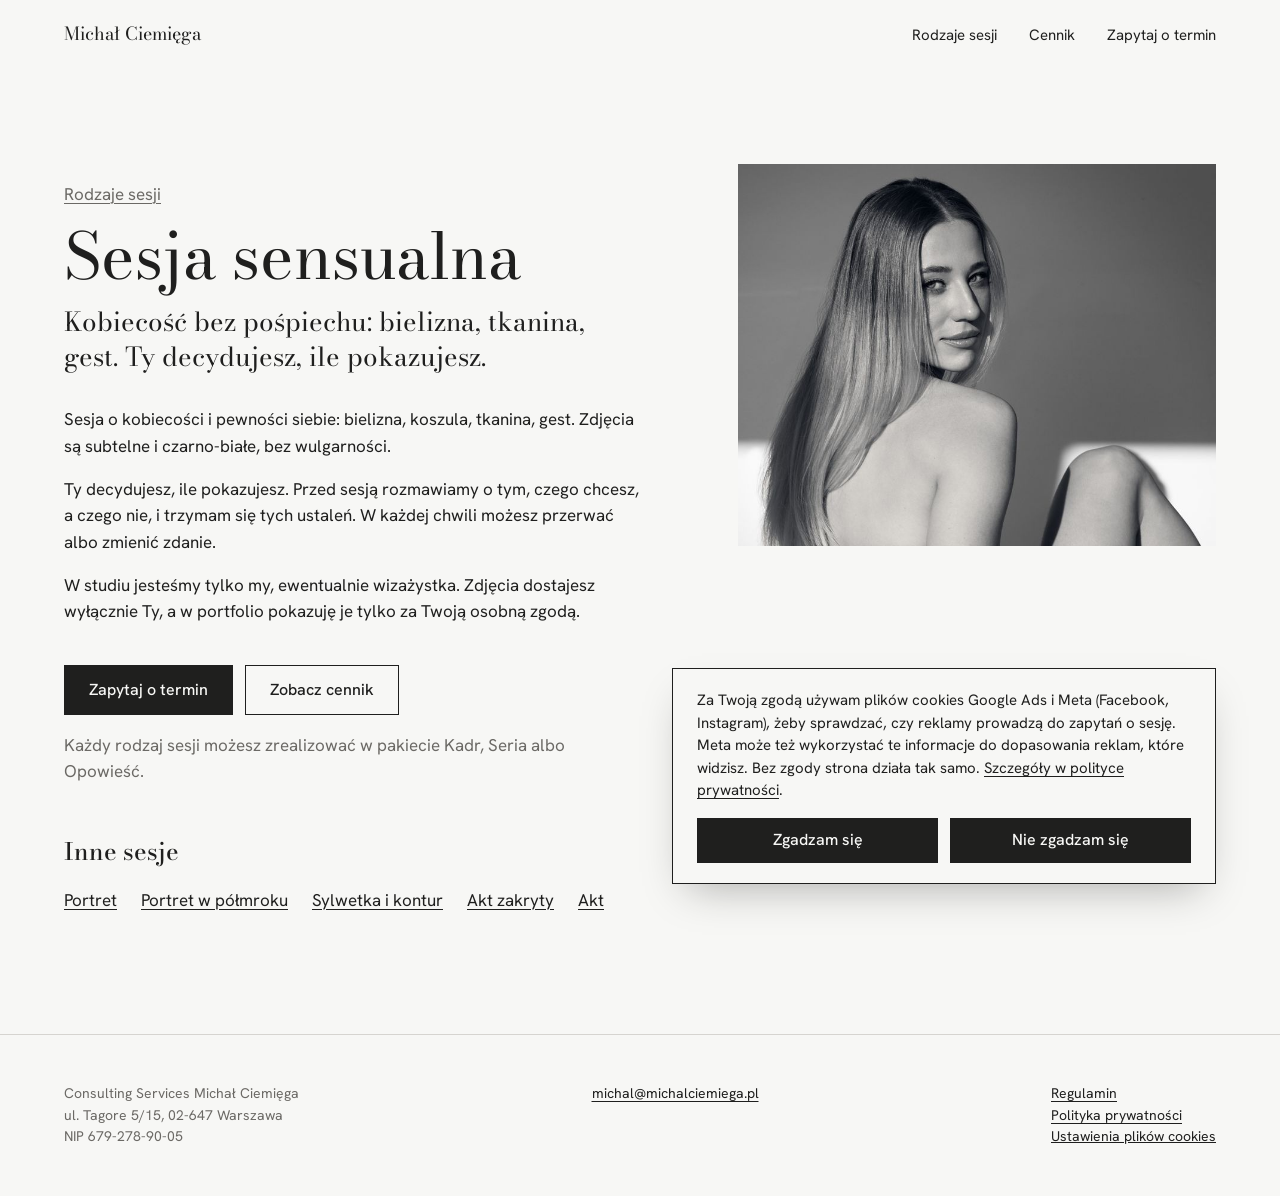
<file: sesje/sensualna/index.html>
<!doctype html>
<html lang="pl">
<head>
  <meta charset="utf-8">
  <meta name="viewport" content="width=device-width, initial-scale=1">
  <title>Sesja sensualna – sesja w studiu – Michał Ciemięga</title>
  <meta name="description" content="Kobiecość bez pośpiechu: bielizna, tkanina, gest. Ty decydujesz, ile pokazujesz.">
  <!-- glowa -->
  <link rel="icon" href="/favicon.ico" sizes="48x48">
  <link rel="icon" href="/favicon.svg" type="image/svg+xml">
  <link rel="apple-touch-icon" href="/apple-touch-icon.png">
  <link rel="canonical" href="https://michalciemiega.pl/sesje/sensualna/">
  <meta property="og:type" content="website">
  <meta property="og:locale" content="pl_PL">
  <meta property="og:site_name" content="Michał Ciemięga">
  <meta property="og:title" content="Sesja sensualna – sesja w studiu – Michał Ciemięga">
  <meta property="og:description" content="Kobiecość bez pośpiechu: bielizna, tkanina, gest. Ty decydujesz, ile pokazujesz.">
  <meta property="og:url" content="https://michalciemiega.pl/sesje/sensualna/">
  <meta property="og:image" content="https://michalciemiega.pl/assets/udostepnianie.jpg">
  <meta property="og:image:width" content="1200">
  <meta property="og:image:height" content="630">
  <meta name="twitter:card" content="summary_large_image">
  <script src="/assets/zgoda.js?v=53f1734f" defer></script>
  <!-- /glowa -->
  <link rel="stylesheet" href="/assets/style.css?v=f11f4283">
</head>
<body>
  <a class="skip" href="#tresc">Przejdź do treści</a>
  <header class="belka">
    <a class="belka__znak" href="/">Michał Ciemięga</a>
    <nav aria-label="Główna">
      <a href="/#oferta">Rodzaje sesji</a>
      <a href="/#cennik">Cennik</a>
      <a href="/#zapytanie">Zapytaj o termin</a>
    </nav>
  </header>

  <main id="tresc" class="dokument sesja">
    <figure class="sesja__kadr">
      <img src="/assets/zdjecia/sensualna-800.jpg" srcset="/assets/zdjecia/sensualna-800.jpg 800w, /assets/zdjecia/sensualna-1600.jpg 1600w" sizes="(max-width: 60rem) 100vw, 40vw" width="800" height="640" alt="Kobieta z odkrytymi ramionami patrzy w obiektyw zza kolana, czarno-białe zdjęcie" fetchpriority="high">
    </figure>
    <div class="sesja__tekst">
    <p class="cicho"><a href="/#oferta">Rodzaje sesji</a></p>
    <h1>Sesja sensualna</h1>
    <p class="sesja__lead">Kobiecość bez pośpiechu: bielizna, tkanina, gest. Ty decydujesz, ile pokazujesz.</p>
    <p>Sesja o kobiecości i pewności siebie: bielizna, koszula, tkanina, gest. Zdjęcia są subtelne i czarno-białe, bez wulgarności.</p>
    <p>Ty decydujesz, ile pokazujesz. Przed sesją rozmawiamy o tym, czego chcesz, a czego nie, i trzymam się tych ustaleń. W każdej chwili możesz przerwać albo zmienić zdanie.</p>
    <p>W studiu jesteśmy tylko my, ewentualnie wizażystka. Zdjęcia dostajesz wyłącznie Ty, a w portfolio pokazuję je tylko za Twoją osobną zgodą.</p>
    <p class="sesja__akcje">
      <a class="przycisk" href="/?rodzaj=Sesja%20sensualna#zapytanie">Zapytaj o termin</a>
      <a class="przycisk przycisk--jasny" href="/#cennik">Zobacz cennik</a>
    </p>
    <p class="cicho">Każdy rodzaj sesji możesz zrealizować w pakiecie Kadr, Seria albo Opowieść.</p>
    <h2>Inne sesje</h2>
    <ul class="sesja__inne">
        <li><a href="/sesje/portret/">Portret</a></li>
        <li><a href="/sesje/portret-w-polmroku/">Portret w półmroku</a></li>
        <li><a href="/sesje/sylwetka/">Sylwetka i kontur</a></li>
        <li><a href="/sesje/akt-zakryty/">Akt zakryty</a></li>
        <li><a href="/sesje/akt/">Akt</a></li>
    </ul>
    </div>
  </main>

  <footer class="stopka">
    <p>Consulting Services Michał Ciemięga<br>ul. Tagore 5/15, 02-647 Warszawa<br>NIP 679-278-90-05</p>
    <p><a href="mailto:michal@michalciemiega.pl">michal@michalciemiega.pl</a></p>
    <p><a href="/regulamin/">Regulamin</a><br><a href="/polityka-prywatnosci/">Polityka prywatności</a></p>
  </footer>
</body>
</html>
</file>
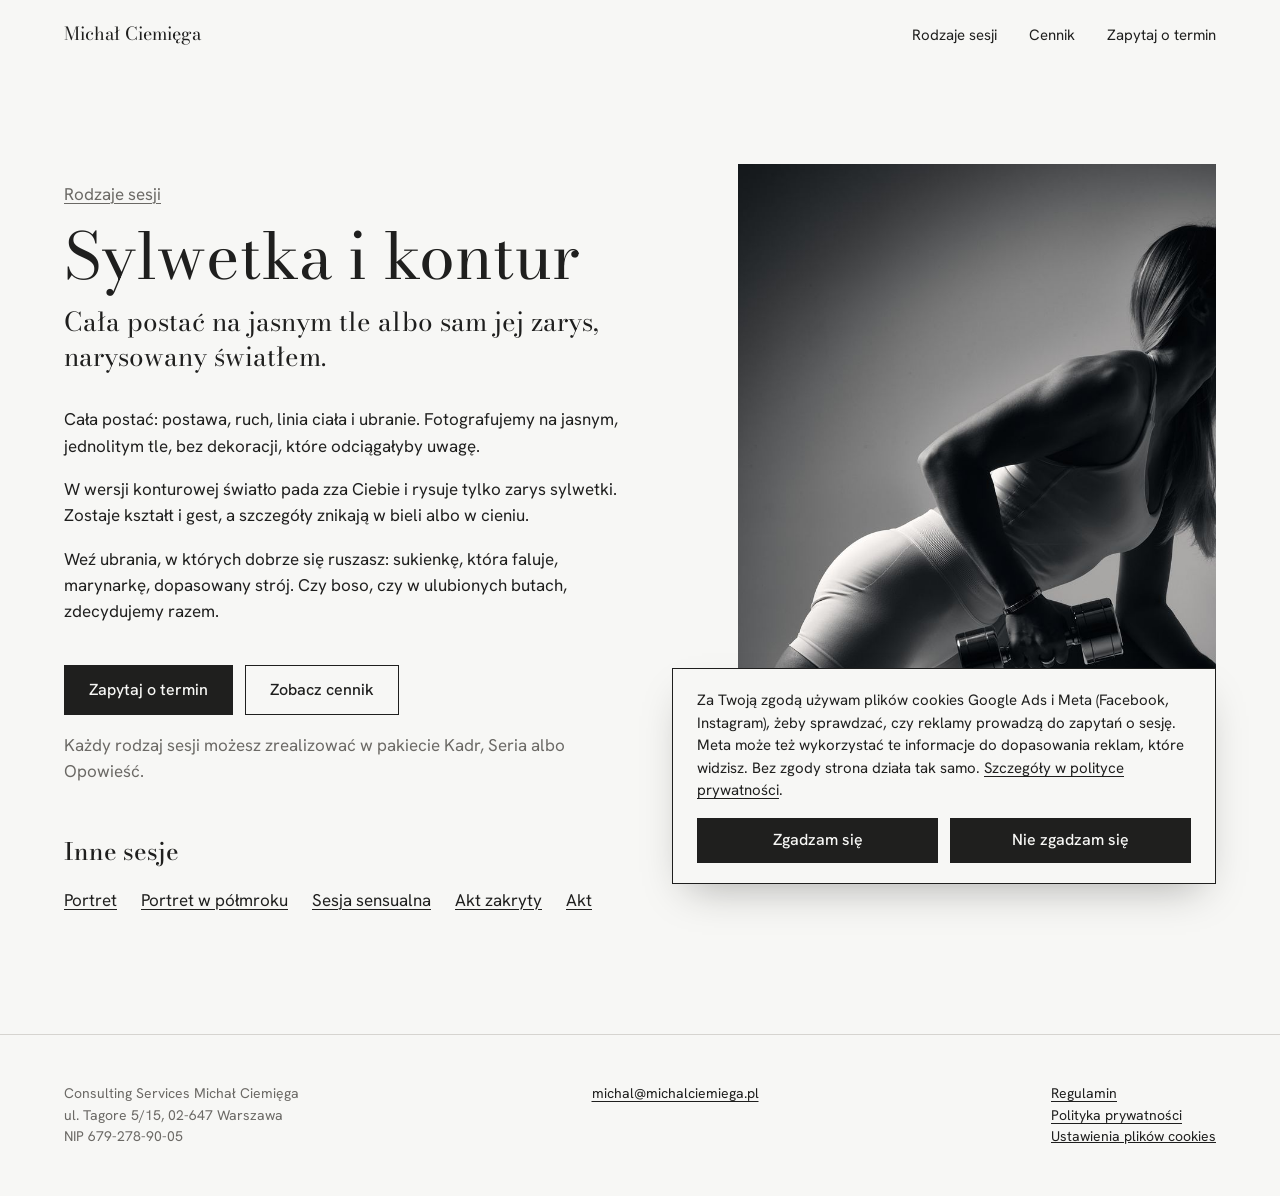
<file: sesje/sylwetka/index.html>
<!doctype html>
<html lang="pl">
<head>
  <meta charset="utf-8">
  <meta name="viewport" content="width=device-width, initial-scale=1">
  <title>Sylwetka i kontur – sesja w studiu – Michał Ciemięga</title>
  <meta name="description" content="Cała postać na jasnym tle albo sam jej zarys, narysowany światłem.">
  <!-- glowa -->
  <link rel="icon" href="/favicon.ico" sizes="48x48">
  <link rel="icon" href="/favicon.svg" type="image/svg+xml">
  <link rel="apple-touch-icon" href="/apple-touch-icon.png">
  <link rel="canonical" href="https://michalciemiega.pl/sesje/sylwetka/">
  <meta property="og:type" content="website">
  <meta property="og:locale" content="pl_PL">
  <meta property="og:site_name" content="Michał Ciemięga">
  <meta property="og:title" content="Sylwetka i kontur – sesja w studiu – Michał Ciemięga">
  <meta property="og:description" content="Cała postać na jasnym tle albo sam jej zarys, narysowany światłem.">
  <meta property="og:url" content="https://michalciemiega.pl/sesje/sylwetka/">
  <meta property="og:image" content="https://michalciemiega.pl/assets/udostepnianie.jpg">
  <meta property="og:image:width" content="1200">
  <meta property="og:image:height" content="630">
  <meta name="twitter:card" content="summary_large_image">
  <script src="/assets/zgoda.js?v=53f1734f" defer></script>
  <!-- /glowa -->
  <link rel="stylesheet" href="/assets/style.css?v=f11f4283">
</head>
<body>
  <a class="skip" href="#tresc">Przejdź do treści</a>
  <header class="belka">
    <a class="belka__znak" href="/">Michał Ciemięga</a>
    <nav aria-label="Główna">
      <a href="/#oferta">Rodzaje sesji</a>
      <a href="/#cennik">Cennik</a>
      <a href="/#zapytanie">Zapytaj o termin</a>
    </nav>
  </header>

  <main id="tresc" class="dokument sesja">
    <figure class="sesja__kadr">
      <img src="/assets/zdjecia/sylwetka-800.jpg" srcset="/assets/zdjecia/sylwetka-800.jpg 800w, /assets/zdjecia/sylwetka-1600.jpg 1365w" sizes="(max-width: 60rem) 100vw, 40vw" width="800" height="1200" alt="Sylwetka kobiety w ruchu, obrysowana światłem padającym z tyłu" fetchpriority="high">
    </figure>
    <div class="sesja__tekst">
    <p class="cicho"><a href="/#oferta">Rodzaje sesji</a></p>
    <h1>Sylwetka i kontur</h1>
    <p class="sesja__lead">Cała postać na jasnym tle albo sam jej zarys, narysowany światłem.</p>
    <p>Cała postać: postawa, ruch, linia ciała i ubranie. Fotografujemy na jasnym, jednolitym tle, bez dekoracji, które odciągałyby uwagę.</p>
    <p>W wersji konturowej światło pada zza Ciebie i rysuje tylko zarys sylwetki. Zostaje kształt i gest, a szczegóły znikają w bieli albo w cieniu.</p>
    <p>Weź ubrania, w których dobrze się ruszasz: sukienkę, która faluje, marynarkę, dopasowany strój. Czy boso, czy w ulubionych butach, zdecydujemy razem.</p>
    <p class="sesja__akcje">
      <a class="przycisk" href="/?rodzaj=Sylwetka%20i%20kontur#zapytanie">Zapytaj o termin</a>
      <a class="przycisk przycisk--jasny" href="/#cennik">Zobacz cennik</a>
    </p>
    <p class="cicho">Każdy rodzaj sesji możesz zrealizować w pakiecie Kadr, Seria albo Opowieść.</p>
    <h2>Inne sesje</h2>
    <ul class="sesja__inne">
        <li><a href="/sesje/portret/">Portret</a></li>
        <li><a href="/sesje/portret-w-polmroku/">Portret w półmroku</a></li>
        <li><a href="/sesje/sensualna/">Sesja sensualna</a></li>
        <li><a href="/sesje/akt-zakryty/">Akt zakryty</a></li>
        <li><a href="/sesje/akt/">Akt</a></li>
    </ul>
    </div>
  </main>

  <footer class="stopka">
    <p>Consulting Services Michał Ciemięga<br>ul. Tagore 5/15, 02-647 Warszawa<br>NIP 679-278-90-05</p>
    <p><a href="mailto:michal@michalciemiega.pl">michal@michalciemiega.pl</a></p>
    <p><a href="/regulamin/">Regulamin</a><br><a href="/polityka-prywatnosci/">Polityka prywatności</a></p>
  </footer>
</body>
</html>
</file>
<file: assets/style.css>
/* Michał Ciemięga — portret i sylwetka
   Paleta wzięta ze studia: szare cyklo, papier, grafit. Bez koloru akcentu,
   bo zdjęcia są czarno-białe i to one mają być jedynym mocnym punktem. */

@font-face { font-family: "Bodoni Moda"; font-weight: 400; font-display: swap;
  src: url("fonts/bodoni-moda-latin-ext-400-normal.woff2") format("woff2");
  unicode-range: U+0100-02AF, U+0304, U+0308, U+0329, U+1E00-1E9F, U+1EF2-1EFF, U+2020, U+20A0-20AB, U+20AD-20C0, U+2113, U+2C60-2C7F, U+A720-A7FF; }
@font-face { font-family: "Bodoni Moda"; font-weight: 400; font-display: swap;
  src: url("fonts/bodoni-moda-latin-400-normal.woff2") format("woff2");
  unicode-range: U+0000-00FF, U+0131, U+0152-0153, U+02BB-02BC, U+02C6, U+02DA, U+02DC, U+0304, U+0308, U+0329, U+2000-206F, U+20AC, U+2122, U+2191, U+2193, U+2212, U+2215, U+FEFF, U+FFFD; }
@font-face { font-family: "Bodoni Moda"; font-weight: 500; font-display: swap;
  src: url("fonts/bodoni-moda-latin-ext-500-normal.woff2") format("woff2");
  unicode-range: U+0100-02AF, U+0304, U+0308, U+0329, U+1E00-1E9F, U+1EF2-1EFF, U+2020, U+20A0-20AB, U+20AD-20C0, U+2113, U+2C60-2C7F, U+A720-A7FF; }
@font-face { font-family: "Bodoni Moda"; font-weight: 500; font-display: swap;
  src: url("fonts/bodoni-moda-latin-500-normal.woff2") format("woff2");
  unicode-range: U+0000-00FF, U+0131, U+0152-0153, U+02BB-02BC, U+02C6, U+02DA, U+02DC, U+0304, U+0308, U+0329, U+2000-206F, U+20AC, U+2122, U+2191, U+2193, U+2212, U+2215, U+FEFF, U+FFFD; }
@font-face { font-family: "Hanken Grotesk"; font-weight: 400; font-display: swap;
  src: url("fonts/hanken-grotesk-latin-ext-400-normal.woff2") format("woff2");
  unicode-range: U+0100-02AF, U+0304, U+0308, U+0329, U+1E00-1E9F, U+1EF2-1EFF, U+2020, U+20A0-20AB, U+20AD-20C0, U+2113, U+2C60-2C7F, U+A720-A7FF; }
@font-face { font-family: "Hanken Grotesk"; font-weight: 400; font-display: swap;
  src: url("fonts/hanken-grotesk-latin-400-normal.woff2") format("woff2");
  unicode-range: U+0000-00FF, U+0131, U+0152-0153, U+02BB-02BC, U+02C6, U+02DA, U+02DC, U+0304, U+0308, U+0329, U+2000-206F, U+20AC, U+2122, U+2191, U+2193, U+2212, U+2215, U+FEFF, U+FFFD; }
@font-face { font-family: "Hanken Grotesk"; font-weight: 500; font-display: swap;
  src: url("fonts/hanken-grotesk-latin-ext-500-normal.woff2") format("woff2");
  unicode-range: U+0100-02AF, U+0304, U+0308, U+0329, U+1E00-1E9F, U+1EF2-1EFF, U+2020, U+20A0-20AB, U+20AD-20C0, U+2113, U+2C60-2C7F, U+A720-A7FF; }
@font-face { font-family: "Hanken Grotesk"; font-weight: 500; font-display: swap;
  src: url("fonts/hanken-grotesk-latin-500-normal.woff2") format("woff2");
  unicode-range: U+0000-00FF, U+0131, U+0152-0153, U+02BB-02BC, U+02C6, U+02DA, U+02DC, U+0304, U+0308, U+0329, U+2000-206F, U+20AC, U+2122, U+2191, U+2193, U+2212, U+2215, U+FEFF, U+FFFD; }
@font-face { font-family: "Hanken Grotesk"; font-weight: 600; font-display: swap;
  src: url("fonts/hanken-grotesk-latin-ext-600-normal.woff2") format("woff2");
  unicode-range: U+0100-02AF, U+0304, U+0308, U+0329, U+1E00-1E9F, U+1EF2-1EFF, U+2020, U+20A0-20AB, U+20AD-20C0, U+2113, U+2C60-2C7F, U+A720-A7FF; }
@font-face { font-family: "Hanken Grotesk"; font-weight: 600; font-display: swap;
  src: url("fonts/hanken-grotesk-latin-600-normal.woff2") format("woff2");
  unicode-range: U+0000-00FF, U+0131, U+0152-0153, U+02BB-02BC, U+02C6, U+02DA, U+02DC, U+0304, U+0308, U+0329, U+2000-206F, U+20AC, U+2122, U+2191, U+2193, U+2212, U+2215, U+FEFF, U+FFFD; }

:root {
  --papier: #f7f7f5;
  --cyklo: #e7e6e3;
  --cyklo-cien: #cfcdc9;
  --srebro: #6b6965;
  --grafit: #1f1f1e;
  --linia: #d6d4d0;

  --serif: "Bodoni Moda", "Didot", "Bodoni 72", Georgia, serif;
  --sans: "Hanken Grotesk", system-ui, -apple-system, "Segoe UI", sans-serif;

  --miara: 36rem;          /* szerokość kolumny tekstu, ok. 66 znaków */
  --margines: clamp(1.25rem, 5vw, 4rem);
}

*, *::before, *::after { box-sizing: border-box; }

html { -webkit-text-size-adjust: 100%; }

body {
  margin: 0;
  background: var(--papier);
  color: var(--grafit);
  font-family: var(--sans);
  font-size: 1.0625rem;
  line-height: 1.55;
  font-feature-settings: "kern", "liga";
}

img { max-width: 100%; display: block; }

a { color: inherit; text-decoration-thickness: 1px; text-underline-offset: 0.2em; }
a:hover { text-decoration-thickness: 2px; }

:focus-visible { outline: 2px solid var(--grafit); outline-offset: 3px; }

.skip {
  position: absolute; left: -999px; top: 0;
  background: var(--grafit); color: var(--papier); padding: 0.5rem 1rem;
}
.skip:focus { left: 1rem; top: 1rem; z-index: 10; }

/* ---------- Nagłówek ---------- */

.belka {
  display: flex; justify-content: space-between; align-items: baseline; gap: 1rem;
  padding: 1.25rem var(--margines);
  position: relative; z-index: 2;
}
.belka__znak { font-family: var(--serif); font-size: 1.125rem; text-decoration: none; }
.belka nav { display: flex; gap: clamp(1rem, 3vw, 2rem); font-size: 0.9375rem; }
.belka nav a { text-decoration: none; }
.belka nav a:hover { text-decoration: underline; }

/* ---------- Hero: cyklorama ----------
   Tło udaje studyjne cyklo: jasna ściana przechodzi łagodnym łukiem w podłogę.
   Ten łuk to jedyny ozdobnik strony. */

.cyklo {
  position: relative;
  margin-top: -4rem;
  padding: 7rem var(--margines) 0;
  min-height: min(100svh, 62rem);
  background:
    radial-gradient(120% 60% at 50% 100%, var(--cyklo-cien) 0%, transparent 70%),
    linear-gradient(180deg, var(--papier) 0%, var(--cyklo) 58%, var(--cyklo) 100%);
  display: grid;
  grid-template-columns: minmax(0, 1fr) minmax(0, 0.8fr);
  grid-template-rows: auto 1fr;
  column-gap: clamp(1.5rem, 4vw, 4rem);
  overflow: hidden;
}

.cyklo__nazwisko {
  grid-column: 1 / -1; grid-row: 1;
  margin: 0;
  font-family: var(--serif);
  font-weight: 400;
  font-size: clamp(3.25rem, 12.5vw, 11.5rem);
  line-height: 0.88;
  letter-spacing: -0.02em;
  position: relative; z-index: 1;
}
.cyklo__nazwisko span { display: block; }
.cyklo__nazwisko span + span { padding-left: 0.6em; }

.cyklo__opis {
  grid-column: 1; grid-row: 2; align-self: end;
  max-width: 24rem;
  padding-bottom: clamp(2.5rem, 7vw, 5rem);
}
.cyklo__opis p { margin: 0 0 1.5rem; font-size: 1.1875rem; }

.cyklo__kadr {
  grid-column: 2; grid-row: 1 / span 2;
  align-self: end; justify-self: end;
  margin: clamp(5rem, 11vw, 10rem) 0 0;
  /* szerokość z wysokości ekranu, żeby całe zdjęcie mieściło się na pierwszym widoku */
  width: min(100%, 30rem, calc((100svh - 8rem) * 0.8));
  background: var(--cyklo);
}
.cyklo__kadr img { display: block; width: 100%; height: auto; }

/* ---------- Przyciski ---------- */

.przycisk {
  display: inline-block;
  font: 500 1rem/1 var(--sans);
  padding: 1rem 1.5rem;
  background: var(--grafit); color: var(--papier);
  border: 1px solid var(--grafit);
  text-decoration: none; cursor: pointer;
}
.przycisk:hover { background: transparent; color: var(--grafit); }
.przycisk--jasny { background: transparent; color: var(--grafit); }
.przycisk--jasny:hover { background: var(--grafit); color: var(--papier); }
.przycisk[disabled] { opacity: 0.5; cursor: wait; }

/* ---------- Sekcje ---------- */

main > section { padding: clamp(4rem, 10vw, 8rem) var(--margines); }

.naglowek {
  font-family: var(--serif);
  font-weight: 400;
  font-size: clamp(2rem, 5vw, 3.25rem);
  line-height: 1.05;
  margin: 0 0 2rem;
  max-width: 18ch;
}

.tekst { max-width: var(--miara); }
.tekst p { margin: 0 0 1rem; }
.cicho { color: var(--srebro); }

/* Oferta: dwa rodzaje sesji obok siebie, rozdzielone pionową linią jak dwa kadry na stykówce */
.oferta {
  display: grid; grid-template-columns: 1fr 1fr;
  border-top: 1px solid var(--linia);
  margin-top: 3rem;
}
.oferta article { padding: 2rem clamp(1rem, 4vw, 3rem) 0 0; }
.oferta article + article { border-left: 1px solid var(--linia); padding-left: clamp(1rem, 4vw, 3rem); }
.oferta h3 {
  font-family: var(--serif); font-weight: 400;
  font-size: clamp(1.75rem, 4vw, 2.5rem); margin: 0 0 1rem; line-height: 1.1;
}
.oferta p { max-width: 30rem; margin: 0 0 1rem; }

/* Rodzaje sesji: zwarta lista, nazwa po lewej, jedno zdanie po prawej */
.rodzaje { list-style: none; margin: 3rem 0 0; padding: 0; border-top: 1px solid var(--linia); }
.rodzaje li { border-bottom: 1px solid var(--linia); }
.rodzaje a {
  display: grid; grid-template-columns: minmax(12rem, 22rem) 1fr; gap: 1rem 2rem; align-items: baseline;
  padding: 1.25rem 0; text-decoration: none;
}
.rodzaje h3 { font-family: var(--serif); font-weight: 400; font-size: clamp(1.5rem, 3vw, 2rem); margin: 0; line-height: 1.15; }
.rodzaje p { margin: 0; max-width: 34rem; color: var(--srebro); }
.rodzaje a:hover h3, .rodzaje a:focus-visible h3 { text-decoration: underline; text-decoration-thickness: 1px; text-underline-offset: 0.15em; }

/* Wybrane zdjęcia: układ kolumnowy, każde zdjęcie w swoich proporcjach */
.galeria {
  list-style: none; margin: 3rem 0 0; padding: 0;
  columns: 3; column-gap: clamp(0.75rem, 2vw, 1.5rem);
}
.galeria li { break-inside: avoid; margin: 0 0 clamp(0.75rem, 2vw, 1.5rem); }
.galeria img, .sesja__kadr img { display: block; width: 100%; height: auto; background: var(--cyklo); }

/* Podstrona rodzaju sesji */
.sesja {
  display: grid; grid-template-columns: minmax(0, 1fr) minmax(0, 0.8fr);
  column-gap: clamp(2rem, 6vw, 6rem); align-items: start;
}
.sesja__tekst { grid-column: 1; grid-row: 1; }
.sesja__kadr { grid-column: 2; grid-row: 1; margin: 0; position: sticky; top: 6rem; }
.sesja h1 { margin-top: 0.5rem; }
.sesja__lead { font-family: var(--serif); font-size: clamp(1.25rem, 2.5vw, 1.625rem); line-height: 1.35; margin: 0 0 2rem; }
.sesja__akcje { display: flex; flex-wrap: wrap; gap: 0.75rem; margin: 2.5rem 0 1rem; }
.sesja__inne { list-style: none; padding: 0; display: flex; flex-wrap: wrap; gap: 0.5rem 1.5rem; }

/* Pakiety: trzy kolumny jak na stykówce, cena dużym krojem */
.pakiety {
  display: grid; grid-template-columns: repeat(3, minmax(0, 1fr));
  border-top: 1px solid var(--linia);
  margin-top: 3rem;
}
.pakiety article { padding: 2rem clamp(1rem, 3vw, 2.5rem) 0; }
.pakiety article:first-child { padding-left: 0; }
.pakiety article + article { border-left: 1px solid var(--linia); }
.pakiety h3 { font-family: var(--serif); font-weight: 400; font-size: clamp(1.75rem, 4vw, 2.5rem); margin: 0; line-height: 1.1; }
.pakiety__cena { font-family: var(--serif); font-size: clamp(1.25rem, 2.5vw, 1.5rem); margin: 0.5rem 0 1rem; }
.pakiety__opis { margin: 0 0 1.25rem; color: var(--srebro); max-width: 26rem; }
.pakiety ul { list-style: none; margin: 0; padding: 0; }
.pakiety li { padding: 0.5rem 0; border-top: 1px solid var(--linia); }
.dodatki { margin-top: 2.5rem; }
main > section#cennik { padding-top: 0; }

/* Przebieg sesji: to naprawdę jest sekwencja, więc numerujemy */
.przebieg {
  list-style: none; margin: 3rem 0 0; padding: 0;
  display: grid; grid-template-columns: repeat(5, minmax(0, 1fr)); gap: 1.5rem;
  counter-reset: krok;
}
.przebieg li { counter-increment: krok; border-top: 1px solid var(--grafit); padding-top: 1rem; }
.przebieg li::before {
  content: counter(krok);
  display: block; font-family: var(--serif); font-size: 2rem; line-height: 1; margin-bottom: 0.75rem;
}
.przebieg h3 { font-size: 1rem; font-weight: 600; margin: 0 0 0.5rem; }
.przebieg p { margin: 0; font-size: 0.9375rem; color: var(--srebro); }

/* Voucher */
.voucher { background: var(--cyklo); }
.voucher__karta { margin: 2.5rem 0 0; }

/* Sekcje z formularzem: opis po lewej, formularz po prawej */
.dwie-kolumny {
  display: grid; grid-template-columns: minmax(0, 1fr) minmax(0, 1fr);
  column-gap: clamp(2rem, 6vw, 6rem); align-items: start;
}
.dwie-kolumny__opis { position: sticky; top: 6rem; }
.dwie-kolumny .formularz { margin-top: 0; max-width: none; }
.dwie-kolumny__kadr { margin: 2.5rem 0 0; max-width: 26rem; }
.dwie-kolumny__kadr img { display: block; width: 100%; height: auto; background: var(--cyklo); }
.voucher__karta img {
  display: block; width: 100%; height: auto;
  transform: rotate(-2deg);
  box-shadow: 0 1px 2px rgba(31, 31, 30, 0.12), 0 18px 40px -12px rgba(31, 31, 30, 0.35);
}
.voucher__karta figcaption { margin-top: 1.5rem; font-size: 0.875rem; color: var(--srebro); }
@media (prefers-reduced-motion: no-preference) {
  .voucher__karta img { transition: transform 0.4s ease; }
  .voucher__karta:hover img { transform: rotate(0deg); }
}

/* ---------- Formularz ---------- */

.formularz { display: grid; gap: 1.5rem; max-width: var(--miara); margin-top: 2.5rem; }
.pole { display: grid; gap: 0.4rem; }
.pole label, .pole legend { font-weight: 500; font-size: 0.9375rem; padding: 0; }
.pole small { color: var(--srebro); font-size: 0.875rem; }
.para { display: grid; grid-template-columns: 1fr 1fr; gap: 1rem; }

input[type="text"], input[type="email"], input[type="tel"], select, textarea {
  font: inherit; color: inherit;
  background: #fff;
  border: 1px solid var(--cyklo-cien);
  border-radius: 0;
  padding: 0.75rem 0.875rem;
  width: 100%;
}
textarea { min-height: 6rem; resize: vertical; }
input:focus-visible, select:focus-visible, textarea:focus-visible { outline: 2px solid var(--grafit); outline-offset: 0; border-color: var(--grafit); }

fieldset { border: 0; margin: 0; padding: 0; }
.wybor { display: flex; flex-wrap: wrap; gap: 0.5rem; margin-top: 0.4rem; }
.wybor label { font-weight: 400; }
.wybor input { position: absolute; opacity: 0; pointer-events: none; }
.wybor span {
  display: inline-block; padding: 0.6rem 1rem;
  border: 1px solid var(--cyklo-cien); background: #fff; cursor: pointer;
}
.wybor input:checked + span { background: var(--grafit); color: var(--papier); border-color: var(--grafit); }
.wybor input:focus-visible + span { outline: 2px solid var(--grafit); outline-offset: 2px; }

.zgoda { display: flex; gap: 0.75rem; align-items: flex-start; font-size: 0.9375rem; }
.zgoda input { margin-top: 0.3rem; width: 1.1rem; height: 1.1rem; accent-color: var(--grafit); }

.ukryte { position: absolute; left: -9999px; width: 1px; height: 1px; overflow: hidden; }

.komunikat { padding: 1rem 1.25rem; border-left: 3px solid var(--grafit); background: #fff; }
.komunikat[hidden] { display: none; }

/* ---------- Strony z tekstem prawnym ---------- */

.dokument { padding: clamp(3rem, 8vw, 6rem) var(--margines); }
.dokument h1 { font-family: var(--serif); font-weight: 400; font-size: clamp(2.25rem, 6vw, 4rem); line-height: 1; margin: 0 0 1rem; }
.dokument h2 { font-family: var(--serif); font-weight: 500; font-size: 1.5rem; margin: 3rem 0 1rem; max-width: var(--miara); }
.dokument h3 { font-size: 1rem; font-weight: 600; margin: 2rem 0 0.75rem; }
.dokument p, .dokument ol, .dokument ul { max-width: var(--miara); }
.dokument li { margin-bottom: 0.5rem; }
.dokument .tabela { overflow-x: auto; margin: 1rem 0 1.5rem; }
.dokument table { border-collapse: collapse; font-size: 0.9375rem; min-width: 44rem; max-width: 64rem; }
.dokument th, .dokument td { text-align: left; vertical-align: top; padding: 0.75rem 1rem 0.75rem 0; border-bottom: 1px solid var(--linia); }
.dokument th { font-weight: 600; }

/* ---------- Stopka ---------- */

.stopka {
  padding: 3rem var(--margines);
  border-top: 1px solid var(--linia);
  display: grid; grid-template-columns: repeat(3, auto); justify-content: space-between; gap: 1.5rem;
  font-size: 0.875rem; color: var(--srebro);
}
.stopka p { margin: 0; }
.stopka a { color: var(--grafit); }

/* ---------- Zgoda na pliki cookies ---------- */

.pasek-cookies {
  position: fixed; z-index: 50;
  right: var(--margines); bottom: 1rem; left: var(--margines);
  max-width: 34rem; margin-left: auto;
  padding: 1.25rem 1.5rem;
  background: var(--papier); color: var(--grafit);
  border: 1px solid var(--grafit);
  box-shadow: 0 18px 40px -16px rgba(31, 31, 30, 0.35);
  font-size: 0.9375rem; line-height: 1.5;
}
.pasek-cookies[hidden] { display: none; }
.pasek-cookies p { margin: 0 0 1rem; }
.pasek-cookies a { color: var(--grafit); }
.pasek-cookies__przyciski { display: flex; flex-wrap: wrap; gap: 0.75rem; }
.pasek-cookies__przyciski .przycisk { flex: 1 1 9rem; padding: 0.85rem 1rem; text-align: center; white-space: nowrap; }
.stopka__link {
  padding: 0; border: 0; background: none;
  font: inherit; color: var(--grafit);
  text-decoration: underline; cursor: pointer;
}

/* ---------- Mniejsze ekrany ---------- */

@media (max-width: 60rem) {
  .dwie-kolumny { grid-template-columns: 1fr; }
  .dwie-kolumny__opis { position: static; margin-bottom: 2.5rem; }
  .dwie-kolumny__kadr { display: none; }
  .galeria { columns: 2; }
  .sesja { grid-template-columns: 1fr; }
  .sesja__tekst { grid-row: 2; }
  .sesja__kadr { grid-column: 1; position: static; margin: 0 0 2.5rem; max-width: 36rem; }
  .przebieg { grid-template-columns: 1fr 1fr; }
}

@media (max-width: 40rem) {
  .belka nav a:not(:last-child) { display: none; }
  .cyklo { grid-template-columns: 1fr; padding-top: 6rem; }
  .cyklo__kadr { grid-column: 1; grid-row: auto; margin: 2.5rem 0 0; width: 100%; justify-self: stretch; }
  .cyklo__opis { grid-row: auto; padding-bottom: 0; margin-top: 2rem; }
  .cyklo__nazwisko span + span { padding-left: 0.35em; }
  .oferta { grid-template-columns: 1fr; }
  .rodzaje a { grid-template-columns: 1fr; gap: 0.4rem; }
  .pakiety { grid-template-columns: 1fr; }
  .pakiety article { padding-left: 0; }
  .pakiety article + article { border-left: 0; border-top: 1px solid var(--linia); margin-top: 2rem; }
  .oferta article + article { border-left: 0; border-top: 1px solid var(--linia); padding-left: 0; margin-top: 2rem; }
  .przebieg { grid-template-columns: 1fr; }
  .para { grid-template-columns: 1fr; }
  .stopka { grid-template-columns: 1fr; }
}

@media (prefers-reduced-motion: reduce) {
  * { transition: none !important; animation: none !important; }
}
</file>
